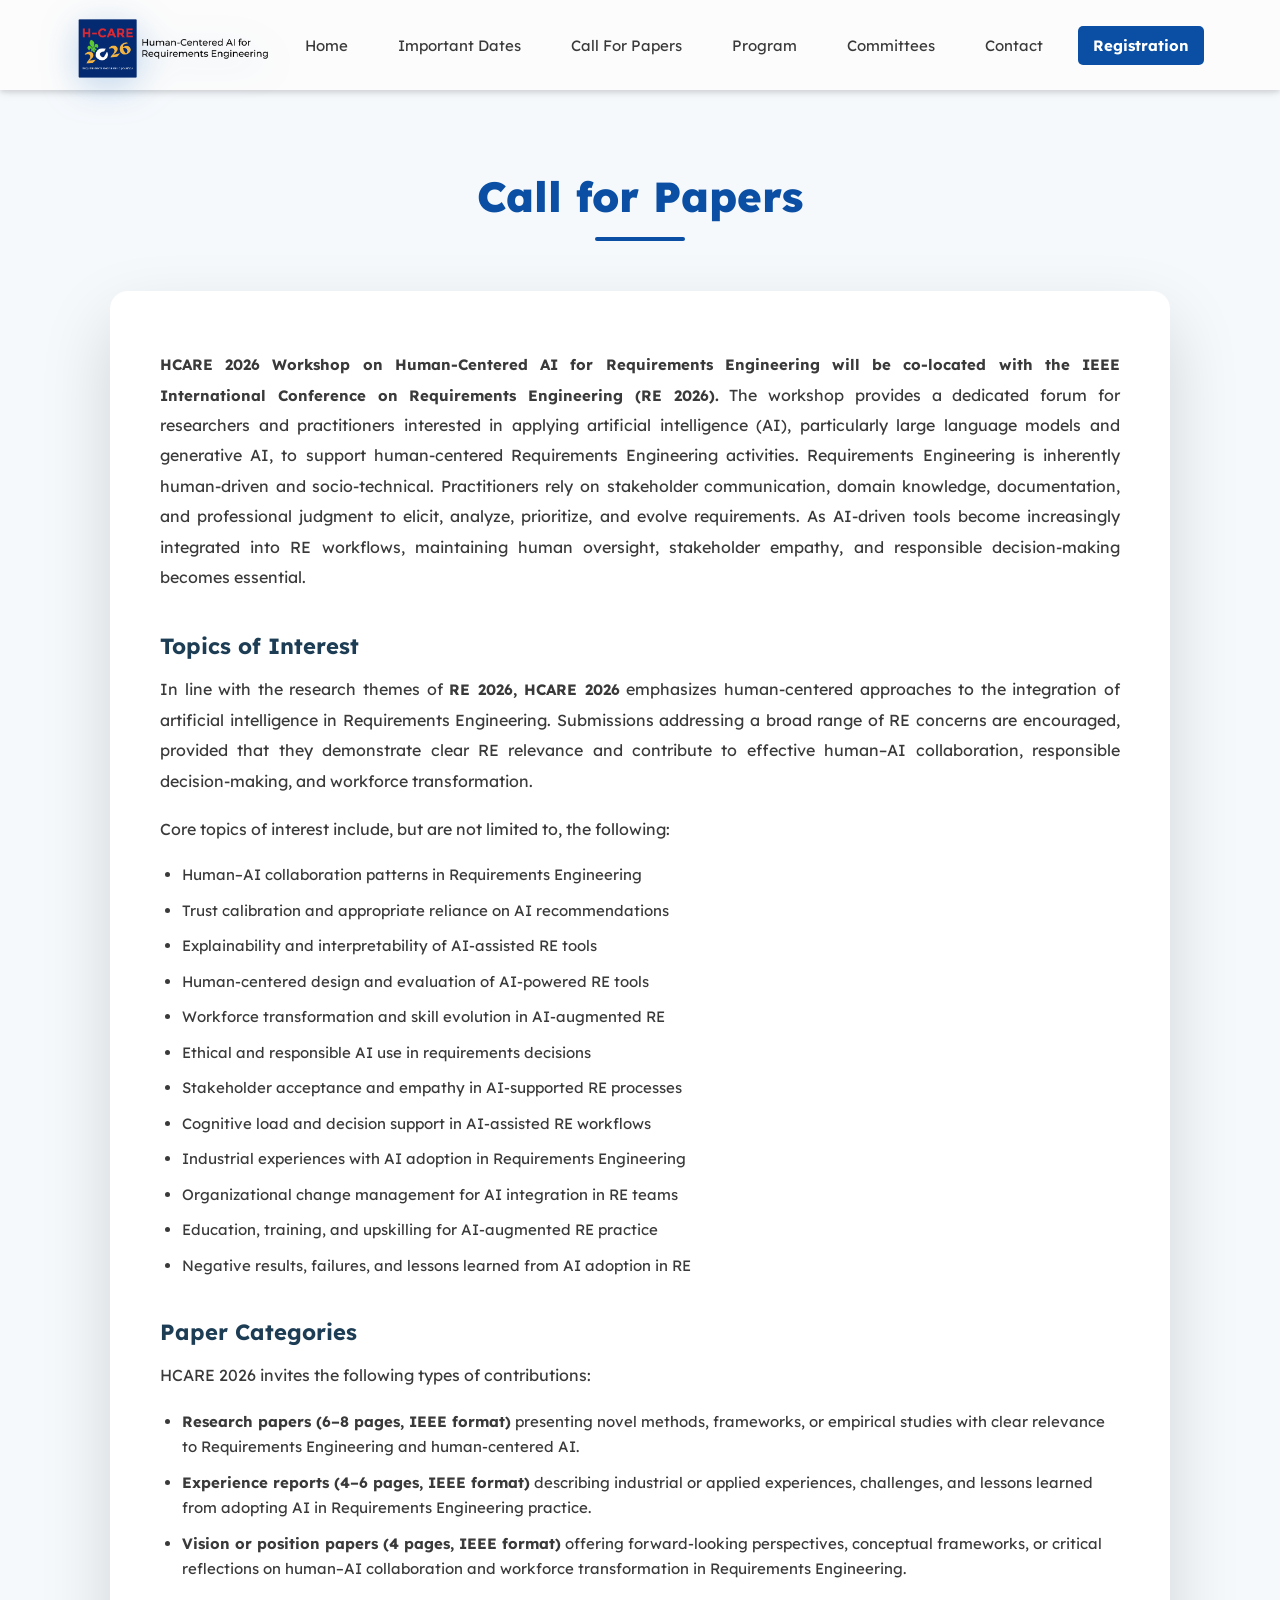
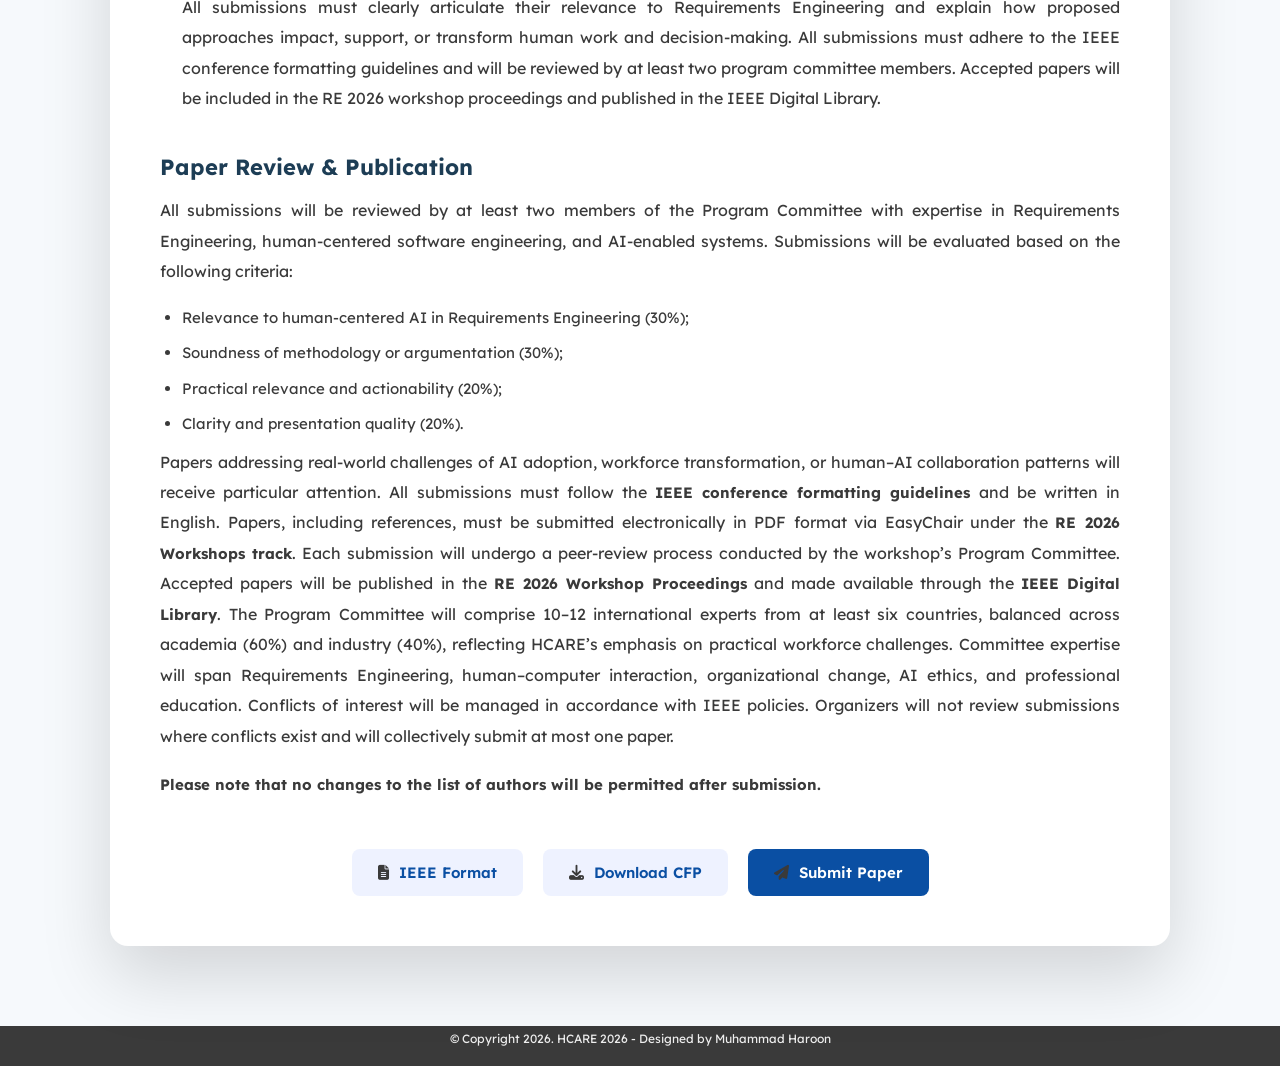
<file: Call_For_Paper.html>
<!DOCTYPE html>
<html lang="en">
<head>
  <meta charset="UTF-8">
  <meta name="viewport" content="width=device-width, initial-scale=1.0">
  <title>HCARE 2026</title>
  <link rel="stylesheet" href="style.css">
  <link rel="preconnect" href="https://fonts.googleapis.com">
  <link rel="preconnect" href="https://fonts.gstatic.com" crossorigin>
  <link href="https://fonts.googleapis.com/css2?family=Lexend:wght@100..900&family=Open+Sans:ital,wght@0,300..800;1,300..800&display=swap" rel="stylesheet">
  <link href='https://unpkg.com/boxicons@2.1.4/css/boxicons.min.css' rel='stylesheet'>
  <link rel="icon" href="images/tac-icon-blue-transparent.png" type="image/icon type">
  <link rel="stylesheet" href="https://cdnjs.cloudflare.com/ajax/libs/font-awesome/6.5.0/css/all.min.css">

  <script src="scripts.js" defer></script>


<style>

/* ===== RESET ===== */
*{
    margin:0;
    padding:0;
    box-sizing:border-box;
    font-family:'Lexend', sans-serif;
}

body{
    background:#f6f9fc;
    color:#333;
}

/* ===== HEADER FIX ===== */
#header {
    height: 90px;
    width: 100%;
}
.header {
    position: fixed;
    top: 0;
    left: 0;
    width: 100%;
    height: 90px;
    z-index: 9999;
    background: #fcfcfc;
}

/* ===== MAIN ===== */
main {
    width: 100%;
    display: flex;
    justify-content: center;
    padding-top: 40px;
}

/* ===== PAGE WRAPPER ===== */
.cfp-wrapper{
    width:100%;
    max-width:1100px;
    padding:40px 20px 80px;
}

/* ===== TITLE ===== */
.page-title{
    text-align:center;
    margin-bottom:50px;
}

.page-title h1{
    font-size:42px;
    font-weight:800;
    color:#0a4fa3;
}

.page-title h1::after{
    content:"";
    display:block;
    width:90px;
    height:4px;
    background:#0a4fa3;
    margin:14px auto 0;
    border-radius:4px;
}

/* ===== CARD ===== */
.cfp-card{
    background:#ffffff;
    border-radius:18px;
    padding:50px;
    box-shadow:0 30px 70px rgba(0,0,0,0.15);
}

.cfp-card p{
    font-size:16px;
    line-height:1.9;
    margin-bottom:18px;
    text-align:justify;
}

/* ===== SUBHEADINGS ===== */
.cfp-subtitle{
    margin-top:40px;
    margin-bottom:14px;
    font-size:22px;
    font-weight:700;
    color:#1d3d55;
}

/* ===== LIST ===== */
.cfp-list{
    margin-left:22px;
}

.cfp-list li{
    margin-bottom:10px;
    line-height:1.7;
}

/* ===== BUTTONS ===== */
.cfp-actions{
    margin-top:50px;
    display:flex;
    justify-content:center;
    gap:20px;
    flex-wrap:wrap;
}

.cfp-btn{
    padding:14px 26px;
    font-size:15px;
    font-weight:600;
    border-radius:8px;
    text-decoration:none;
    display:inline-flex;
    align-items:center;
    gap:10px;
    transition:all 0.3s ease;
}

.cfp-btn.primary{
    background:#0a4fa3;
    color:#fff;
}

.cfp-btn.primary:hover{
    background:#083b7a;
    transform:translateY(-2px);
}

.cfp-btn.secondary{
    background:#eef2ff;
    color:#0a4fa3;
}

.cfp-btn.secondary:hover{
    background:#dbe4ff;
    transform:translateY(-2px);
}

</style>
</head>

<body>

<div id="header" class="header"></div>

<main>
  <div class="cfp-wrapper">

    <div class="page-title">
      <h1>Call for Papers</h1>
    </div>

    <div class="cfp-card" id="cfpCard">

 <p>
  <strong>HCARE 2026 Workshop on Human-Centered AI for Requirements Engineering will be co-located with the IEEE International Conference on Requirements Engineering (RE 2026).</strong>
  The workshop provides a dedicated forum for researchers and practitioners interested in applying artificial intelligence (AI), particularly large language models and generative AI, to support human-centered Requirements Engineering activities.
  Requirements Engineering is inherently human-driven and socio-technical. Practitioners rely on stakeholder communication, domain knowledge, documentation, and professional judgment to elicit, analyze, prioritize, and evolve requirements. As AI-driven tools become increasingly integrated into RE workflows, maintaining human oversight, stakeholder empathy, and responsible decision-making becomes essential.
</p>

        <h3 class="cfp-subtitle">Topics of Interest</h3>

<p>
In line with the research themes of <strong>RE 2026, HCARE 2026</strong> emphasizes human-centered approaches to the integration of artificial intelligence in Requirements Engineering. Submissions addressing a broad range of RE concerns are encouraged, provided that they demonstrate clear RE relevance and contribute to effective human–AI collaboration, responsible decision-making, and workforce transformation.
</p>

<p>
Core topics of interest include, but are not limited to, the following:
</p>

<ul class="cfp-list">
  <li>Human–AI collaboration patterns in Requirements Engineering</li>
  <li>Trust calibration and appropriate reliance on AI recommendations</li>
  <li>Explainability and interpretability of AI-assisted RE tools</li>
  <li>Human-centered design and evaluation of AI-powered RE tools</li>
  <li>Workforce transformation and skill evolution in AI-augmented RE</li>
  <li>Ethical and responsible AI use in requirements decisions</li>
  <li>Stakeholder acceptance and empathy in AI-supported RE processes</li>
  <li>Cognitive load and decision support in AI-assisted RE workflows</li>
  <li>Industrial experiences with AI adoption in Requirements Engineering</li>
  <li>Organizational change management for AI integration in RE teams</li>
  <li>Education, training, and upskilling for AI-augmented RE practice</li>
  <li>Negative results, failures, and lessons learned from AI adoption in RE</li>
</ul>
<h3 class="cfp-subtitle">Paper Categories</h3>

<p>HCARE 2026 invites the following types of contributions:</p>

<ul class="cfp-list">
  <li>
    <strong>Research papers (6–8 pages, IEEE format)</strong>
    presenting novel methods, frameworks, or empirical studies with clear relevance to Requirements Engineering and human-centered AI.
  </li>

  <li>
    <strong>Experience reports (4–6 pages, IEEE format)</strong>
    describing industrial or applied experiences, challenges, and lessons learned from adopting AI in Requirements Engineering practice.
  </li>

  <li>
    <strong>Vision or position papers (4 pages, IEEE format)</strong>
    offering forward-looking perspectives, conceptual frameworks, or critical reflections on human–AI collaboration and workforce transformation in Requirements Engineering.
  </li>

  <p>
    All submissions must clearly articulate their relevance to Requirements Engineering and explain how proposed approaches impact, support, or transform human work and decision-making. All submissions must adhere to the IEEE conference formatting guidelines and will be reviewed by at least two program committee members. Accepted papers will be included in the RE 2026 workshop proceedings and published in the IEEE Digital Library.
  </p>
</ul>

<h3 class="cfp-subtitle">Paper Review & Publication</h3>

<p>
All submissions will be reviewed by at least two members of the Program Committee with expertise in Requirements Engineering, human-centered software engineering, and AI-enabled systems. Submissions will be evaluated based on the following criteria:
</p>

<ul class="cfp-list">
  <li>Relevance to human-centered AI in Requirements Engineering (30%);</li>
  <li>Soundness of methodology or argumentation (30%);</li>
  <li>Practical relevance and actionability (20%);</li>
  <li>Clarity and presentation quality (20%).</li>
</ul>

<p>
Papers addressing real-world challenges of AI adoption, workforce transformation, or human–AI collaboration patterns will receive particular attention. All submissions must follow the <strong>IEEE conference formatting guidelines</strong> and be written in English. Papers, including references, must be submitted electronically in PDF format via EasyChair under the <strong>RE 2026 Workshops track</strong>. Each submission will undergo a peer-review process conducted by the workshop’s Program Committee. Accepted papers will be published in the <strong>RE 2026 Workshop Proceedings</strong> and made available through the <strong>IEEE Digital Library</strong>.
The Program Committee will comprise 10–12 international experts from at least six countries, balanced across academia (60%) and industry (40%), reflecting HCARE’s emphasis on practical workforce challenges. Committee expertise will span Requirements Engineering, human–computer interaction, organizational change, AI ethics, and professional education. Conflicts of interest will be managed in accordance with IEEE policies. Organizers will not review submissions where conflicts exist and will collectively submit at most one paper.
</p>
<p>
<strong>Please note that no changes to the list of authors will be permitted after submission.</strong>
</p>
<div class="cfp-actions">
  <a href="https://conf.researchr.org/track/RE-2026/RE-2026-workshops#Formatting-Instructions"
     target="_blank" class="cfp-btn secondary">
    <i class="fa-solid fa-file-lines"></i> IEEE Format
  </a>

            <!-- DOWNLOAD CFP -->
  <a href="CFP/CFP_Workshopjpeg.jpeg" class="cfp-btn secondary" download>
    <i class="fa-solid fa-download"></i> Download CFP
  </a>


  <a href="https://easychair.org/conferences/?conf=hcare2026" class="cfp-btn primary">
    <i class="fa-solid fa-paper-plane"></i> Submit Paper
  </a>
</div>


    </div>

  </div>
</main>

<div id="footer"></div>

<script>
const card = document.getElementById("cfpCard");
new IntersectionObserver(entries=>{
  if(entries[0].isIntersecting){
    card.classList.add("visible");
  }
},{threshold:0.3}).observe(card);
</script>

</body>
</html>
</file>
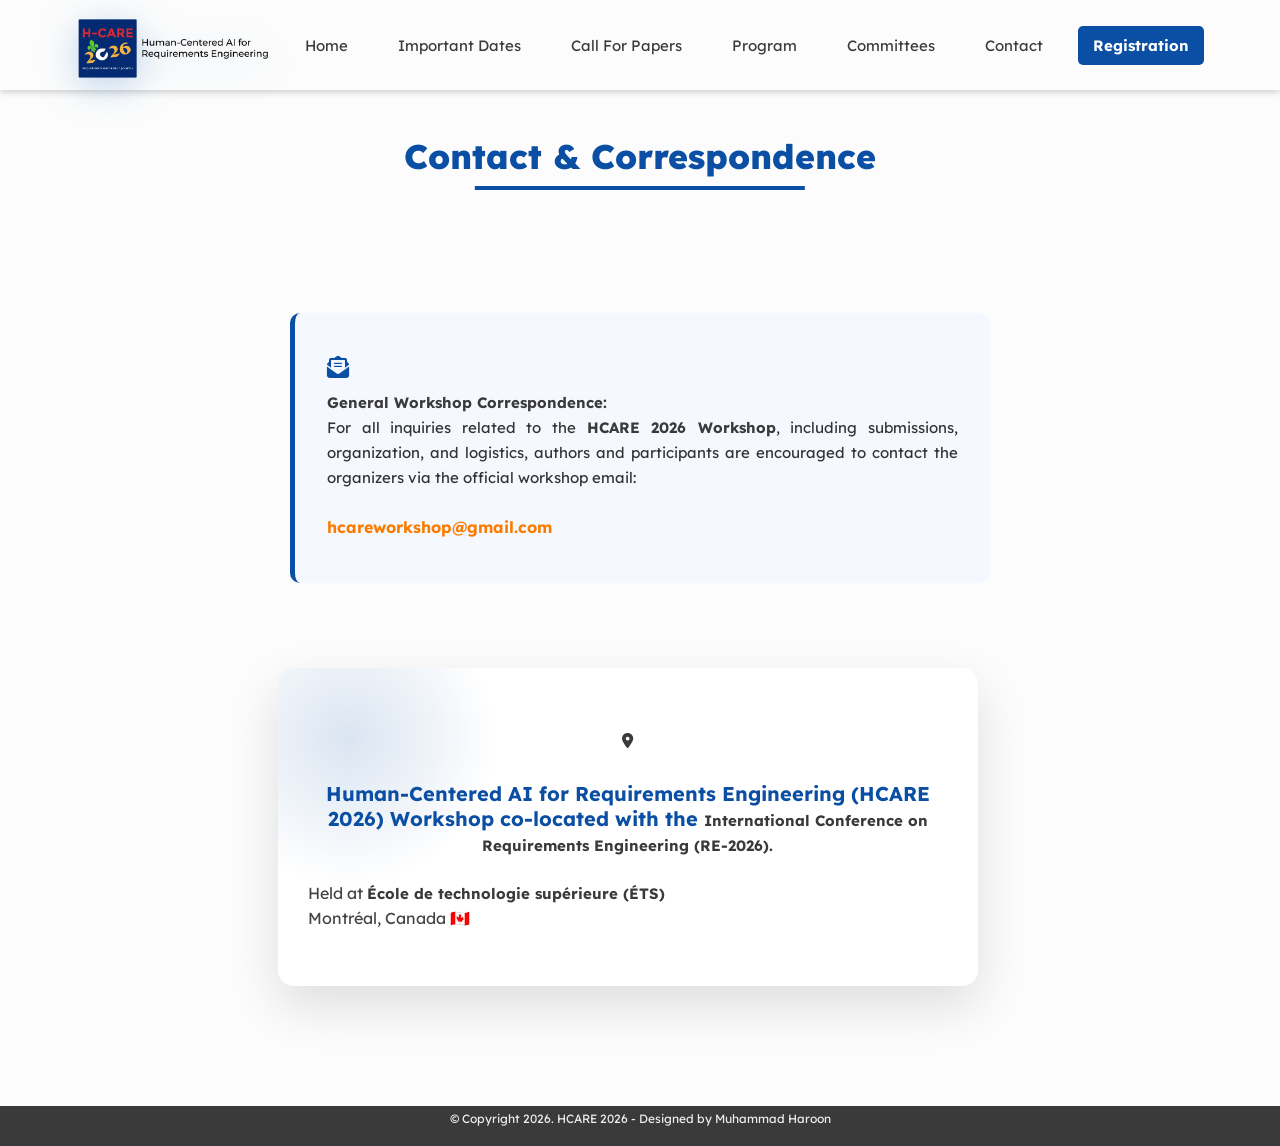
<file: Contact.html>
<!DOCTYPE html>
<html lang="en">
<head>
  <meta charset="UTF-8">
  <meta name="viewport" content="width=device-width, initial-scale=1.0">
  <title>HCARE 2026</title>
  <link rel="stylesheet" href="style.css">
  <link rel="preconnect" href="https://fonts.googleapis.com">
  <link rel="preconnect" href="https://fonts.gstatic.com" crossorigin>
  <link href="https://fonts.googleapis.com/css2?family=Lexend:wght@100..900&family=Open+Sans:ital,wght@0,300..800;1,300..800&display=swap" rel="stylesheet">
  <link href='https://unpkg.com/boxicons@2.1.4/css/boxicons.min.css' rel='stylesheet'>
  <link rel="icon" href="images/tac-icon-blue-transparent.png" type="image/icon type">
  <link rel="stylesheet" href="https://cdnjs.cloudflare.com/ajax/libs/font-awesome/6.5.0/css/all.min.css">

  <script src="scripts.js" defer></script>

  <style>

/* ===== PAGE BASE ===== */
#header {
    height: 90px;       /* EXACT navbar height */
    width: 100%;
}
.header {
    position: fixed;
    top: 0;
    left: 0;
    width: 100%;
    height: 90px;
    z-index: 9999;
    background: #fcfcfc;
}
/* ===== HEADING ===== */
.section-title{
  text-align:center;
  margin-bottom:50px;
  position:relative;
}

.section-title h2{
  font-size:34px;
  color:#0a4fa3;
  display:inline-block;
  position:relative;
}

.section-title h2::after{
  content:"";
  position:absolute;
  width:70%;
  height:4px;
  background:#0a4fa3;
  left:50%;
  bottom:-12px;
  transform:translateX(-50%);
  animation:slide 1.2s ease;
}

@keyframes slide{
  from{width:0;}
  to{width:70%;}
}

/* ===== GRID ===== */
.team-container{
  max-width:1200px;
  margin:auto;
}

.row{
  display:flex;
  flex-wrap:wrap;
  justify-content:center;
  gap:25px;
}

/* ===== CARD ===== */
.our-team{
  width:260px;
  background:#ffffff;
  padding:30px 20px 50px;
  border-radius:14px;
  text-align:center;
  position:relative;
  overflow:hidden;
  box-shadow:0 10px 25px rgba(0,0,0,0.08);
  transition:transform 0.35s ease;
}

.our-team:hover{
  transform:translateY(-8px);
}

/* ===== IMAGE ===== */
.picture{
  width:120px;
  height:120px;
  margin:0 auto 15px;
  position:relative;
}

.picture::before{
  content:"";
  position:absolute;
  inset:0;
  background:#0a4fa3;
  border-radius:50%;
  transform:scale(0);
  transition:0.4s ease;
}

.our-team:hover .picture::before{
  transform:scale(1);
}

.picture img{
  width:100%;
  height:100%;
  border-radius:50%;
  object-fit:cover;
  position:relative;
  z-index:2;
  transition:0.4s ease;
}

.our-team:hover img{
  transform:scale(0.75);
  box-shadow:0 0 0 10px #fff;
}

/* ===== TEXT ===== */
.name{
  font-size:17px;
  font-weight:700;
  color:#0a4fa3;
  margin-top:8px;
}

.title{
  font-size:14px;
  color:#555;
  margin-bottom:10px;
}

/* ===== ROLE BADGES ===== */
.roles{
  display:flex;
  flex-wrap:wrap;
  gap:6px;
  justify-content:center;
}

.role-badge{
  font-size:11px;
  padding:4px 10px;
  background:#eef2ff;
  color:#0a4fa3;
  border-radius:999px;
  font-weight:600;
}

/* ===== ICON BAR ===== */
.social{
  position:absolute;
  bottom:-60px;
  left:0;
  width:100%;
  background:#0a4fa3;
  padding:10px 0;
  transition:0.4s ease;
}

.our-team:hover .social{
  bottom:0;
}

.social li{
  display:inline-block;
  margin:0 8px;
}

.social li a{
  color:#fff;
  font-size:18px;
  transition:0.3s;
}

.social li a:hover{
  color:#ffd700;
}

/* ===== WORKSHOP CONTACT BOX ===== */
.workshop-contact{
  max-width:700px;
  margin:60px auto 0;
  padding:28px 32px;
  background:#f5f8ff;
  border-left:5px solid #0a4fa3;
  border-radius:10px;
  text-align:center;
}

.workshop-text{
  font-size:15px;
  line-height:1.8;
  color:#333;
}

.workshop-text i{
  color:#0a4fa3;
  font-size:22px;
  margin-bottom:12px;
  display:block;
}

.workshop-email{
  font-weight:700;
  color:#0a4fa3;
  text-decoration:none;
  font-size:16px;
}

.workshop-email:hover{
  text-decoration:underline;
}

/* ===== SOFT FADE-IN ANIMATION ===== */
.fade-in{
  opacity:0;
  transform:translateY(20px);
  animation:fadeUp 0.9s ease forwards;
  animation-delay:0.4s;
}

@keyframes fadeUp{
  to{
    opacity:1;
    transform:translateY(0);
  }
}

@media only screen and (max-width: 1024px) {

    header {
        position: fixed;
    }

    nav {
        width: 100%;
    }

    .box-icon {
        display: flex;
        position: fixed;
        top: 22px;
        right: 20px;
        z-index: 11000;
        cursor: pointer;
    }

    nav ul {
        position: fixed;
        top: 90px;
        left: 0;
        width: 100%;
        height: calc(100vh - 90px);
        background-color: #ffffff;

        display: none;
        flex-direction: column;
        align-items: stretch;

        padding: 10px 0;
        overflow-y: auto;

        box-shadow: 0 10px 25px rgba(0,0,0,.2);
        z-index: 10000;
    }

    nav ul.showmenu {
        display: flex;
    }

    nav ul li {
        margin: 0;
    }

    nav ul li a {
        padding: 14px 22px;
        font-size: 16px;
        width: 100%;
    }

    nav ul li a.link-btn {
        margin: 12px 20px;
        text-align: center;
    }

    /* MOBILE DROPDOWN */
    nav ul li ul.dropdown {
        position: static;
        display: none;
        width: 100%;
        background: #f6f7fb;
        box-shadow: none;
    }

    nav ul li.open ul.dropdown {
        display: block;
    }
}

.text-page {
  width: 80%;
  margin: 20px auto;
  padding-bottom: 20px; /* 👈 pushes footer down */
}

/* ===== LOCATION SECTION ===== */
.event-location{
  max-width:700px;
  margin:60px auto 80px;
  padding:40px 30px;
  background:#ffffff;
  border-radius:16px;
  text-align:center;
  box-shadow:0 20px 50px rgba(0,0,0,0.12);
  position:relative;
  overflow:hidden;
}

/* Soft glowing background animation */
.event-location::before{
  content:"";
  position:absolute;
  width:300px;
  height:300px;
  background:radial-gradient(circle, rgba(10,79,163,0.15), transparent 70%);
  top:-80px;
  left:-80px;
  animation:floatGlow 6s ease-in-out infinite;
}

@keyframes floatGlow{
  0%{ transform:translateY(0); }
  50%{ transform:translateY(15px); }
  100%{ transform:translateY(0); }
}

.location-icon{
  font-size:38px;
  color:#e63946;
  margin-bottom:15px;
  animation:bouncePin 2s infinite;
}

@keyframes bouncePin{
  0%,100%{ transform:translateY(0); }
  50%{ transform:translateY(-6px); }
}

.location-title{
  font-size:20px;
  font-weight:700;
  color:#0a4fa3;
  margin-bottom:12px;
}

.location-text{
  font-size:16px;
  line-height:1.8;
  color:#444;
}

.event-location:hover{
  transform:translateY(-5px);
  transition:0.4s ease;
}


</style>

</head>
<body>

  <!-- Header is included here by JS - check scripts.js  -->
  <div id="header" class="header"></div>

  <main>
    <section class="text-page">
      <!-- ===== HEADING ===== -->

<div class="section-title">
  <h2>Contact & Correspondence</h2>
</div>

<!-- ===== TEAM ===== -->
      
<div class="team-container">
  <div class="row">

    <!-- 
    <div class="our-team">
      <div class="picture">
        <img src="images/KhubaibAmjad.jpeg">
      </div>
      <h3 class="name">Khubaib Amjad Alam</h3>
      <ul class="social">
        <li><a href="https://aau.ac.ae/en/staff/khubaib-Alam"><i class="fa-solid fa-building-columns"></i></a></li>
        <li><a href="mailto:khubaib.alam@aau.ac.ae "><i class="fa-solid fa-envelope"></i></a></li>
      </ul>
    </div>
-->
        <!-- 2 
    <div class="our-team">
      <div class="picture">
        <img src="images/ImenBenzarti.jpeg">
      </div>
      <h3 class="name">Imen Benzarti</h3>

      <ul class="social">
        <li><a href="https://www.etsmtl.ca/etudier-a-lets/corps-enseignant/imbenzarti"><i class="fa-solid fa-building-columns"></i></a></li>
      </ul>
    </div>
-->
    <!-- 3 
    <div class="our-team">
      <div class="picture">
        <img src="images/MuhammadHaroon.jpeg">
      </div>
      <h3 class="name">Muhammad Haroon</h3>
      <ul class="social">
        <li><a href="mailto:i229812@nu.edu.pk "><i class="fa-solid fa-envelope"></i></a></li>
      </ul>
      </ul>
    </div>
 -->
   <!-- ===== WORKSHOP CONTACT ===== -->
<div class="workshop-contact fade-in">
  <p class="workshop-text">
    <i class="fa-solid fa-envelope-open-text"></i>
    <strong>General Workshop Correspondence:</strong><br>
    For all inquiries related to the <strong>HCARE 2026 Workshop</strong>, including submissions,
    organization, and logistics, authors and participants are encouraged to contact the organizers
    via the official workshop email:
    <br><br>
    <a href="mailto:hcareworkshop@gmail.com" class="workshop-email">
      hcareworkshop@gmail.com
    </a>
  </p>
</div>

<!-- ===== LOCATION SECTION ===== -->
<div class="event-location fade-in">
  <div class="location-icon">
    <i class="fa-solid fa-location-dot"></i>
  </div>

  <h3 class="location-title">
    Human-Centered AI for Requirements Engineering (HCARE 2026) Workshop co-located with the <strong>International Conference on Requirements Engineering (RE-2026).
  </h3>

  <p class="location-text">
    Held at <strong>École de technologie supérieure (ÉTS)</strong><br>
    Montréal, Canada 🇨🇦
  </p>
</div>



    </section>
  </main>

  <!-- Footer is included here by JS - check scripts.js  -->
  <div id="footer"></div>

</body>
</html>
</file>
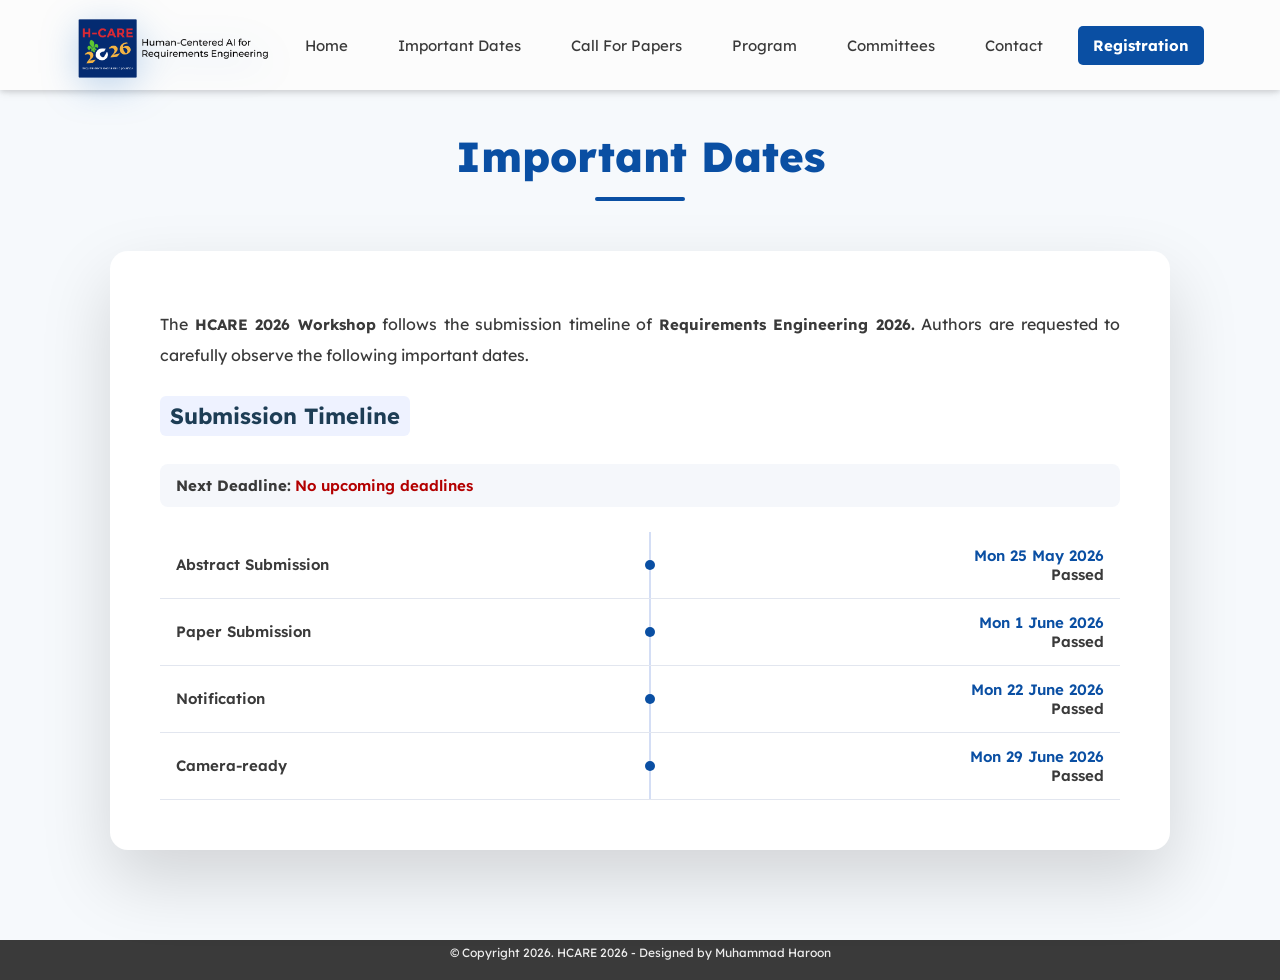
<file: dates.html>
<!DOCTYPE html>
<html lang="en">
<head>
  <meta charset="UTF-8">
  <meta name="viewport" content="width=device-width, initial-scale=1.0">
  <title>HCARE 2026</title>
  <link rel="stylesheet" href="style.css">
  <link rel="preconnect" href="https://fonts.googleapis.com">
  <link rel="preconnect" href="https://fonts.gstatic.com" crossorigin>
  <link href="https://fonts.googleapis.com/css2?family=Lexend:wght@100..900&family=Open+Sans:ital,wght@0,300..800;1,300..800&display=swap" rel="stylesheet">
  <link href='https://unpkg.com/boxicons@2.1.4/css/boxicons.min.css' rel='stylesheet'>
  <link rel="icon" href="images/tac-icon-blue-transparent.png" type="image/icon type">
  <link rel="stylesheet" href="https://cdnjs.cloudflare.com/ajax/libs/font-awesome/6.5.0/css/all.min.css">

  <script src="scripts.js" defer></script>

<style>
/* ================= BASE ================= */

.text-page {
  width: 80%;
  margin: 20px auto;
  padding-bottom: 20px; /* 👈 pushes footer down */
}

*{
  margin:0;
  padding:0;
  box-sizing:border-box;
  font-family:'Lexend', sans-serif;
}

body{
  background:#f6f9fc;
  color:#333;
}

/* Header spacer (DO NOT REMOVE) */
#header{
  height:90px;
}
.header {
    position: fixed;
    top: 0;
    left: 0;
    width: 100%;
    height: 90px;
    z-index: 9999;
    background: #fcfcfc;
}

/* ================= MAIN ================= */
main{
  width:100%;
  display:flex;
  justify-content:center;
}

/* ================= WRAPPER ================= */
.page-wrapper{
  width:100%;
  max-width:1100px;
  padding:40px 20px 90px;
}

/* ================= TITLE ================= */
.page-title{
  text-align:center;
  margin-bottom:50px;
}

.page-title h1{
  font-size:42px;
  font-weight:800;
  color:#0a4fa3;
}

.page-title h1::after{
  content:"";
  display:block;
  width:90px;
  height:4px;
  background:#0a4fa3;
  margin:14px auto 0;
  border-radius:4px;
}

/* ================= CARD ================= */
.submission-card{
  background:#fff;
  border-radius:18px;
  padding:50px;
  box-shadow:0 30px 70px rgba(0,0,0,0.15);

  opacity:0;
  transform:translateY(40px);
  transition:all .8s ease;
}

.submission-card.visible{
  opacity:1;
  transform:translateY(0);
}

.submission-card p{
  font-size:16px;
  line-height:1.9;
  margin-bottom:18px;
  text-align:justify;
}

/* ================= HEADER ROW ================= */
.card-header{
  display:flex;
  justify-content:space-between;
  align-items:center;
  margin-bottom:20px;
}

.card-header h3{
  font-size:22px;
  font-weight:700;
  color:#1d3d55;
}

#darkModeToggle{
  border:none;
  background:#eef2ff;
  padding:6px 10px;
  border-radius:6px;
  cursor:pointer;
}

/* ================= COUNTDOWN ================= */
.global-countdown{
  background:#f5f7fb;
  padding:12px 16px;
  border-radius:8px;
  margin-bottom:25px;
  font-size:14px;
}

.global-countdown span{
  color:#b30000;
  font-weight:600;
}

/* ================= TABLE ================= */
.styled-table{
  width:100%;
  border-collapse:collapse;
}

.styled-table th,
.styled-table td{
  padding:14px 16px;
  border-bottom:1px solid #e2e6ef;
}

.styled-table th{
  text-align:left;
  font-weight:600;
}

.styled-table td{
  position:relative;
  padding-left:45px;
  text-align:right;
  color:#0a4fa3;
  font-weight:600;
}

/* ================= TIMELINE ================= */
.timeline-dot{
  width:10px;
  height:10px;
  background:#0a4fa3;
  border-radius:50%;
  position:absolute;
  left:18px;
  top:50%;
  transform:translateY(-50%);
}

.timeline-line{
  position:absolute;
  left:22px;
  top:0;
  bottom:0;
  width:2px;
  background:#d4def5;
}

/* ================= ROW ANIMATION ================= */
.styled-table tr{
  opacity:0;
  transform:translateX(-20px);
  transition:.4s ease;
}

.styled-table tr.visible{
  opacity:1;
  transform:translateX(0);
}

/* ================= DARK MODE ================= */
body.dark{
  background:#121212;
  color:#eaeaea;
}

body.dark .submission-card{
  background:#1e1e1e;
}

body.dark .global-countdown{
  background:#252525;
}

@media only screen and (max-width: 1024px) {

    header {
        position: fixed;
    }

    nav {
        width: 100%;
    }

    .box-icon {
        display: flex;
        position: fixed;
        top: 22px;
        right: 20px;
        z-index: 11000;
        cursor: pointer;
    }

    nav ul {
        position: fixed;
        top: 90px;
        left: 0;
        width: 100%;
        height: calc(100vh - 90px);
        background-color: #ffffff;

        display: none;
        flex-direction: column;
        align-items: stretch;

        padding: 10px 0;
        overflow-y: auto;

        box-shadow: 0 10px 25px rgba(0,0,0,.2);
        z-index: 10000;
    }

    nav ul.showmenu {
        display: flex;
    }

    nav ul li {
        margin: 0;
    }

    nav ul li a {
        padding: 14px 22px;
        font-size: 16px;
        width: 100%;
    }

    nav ul li a.link-btn {
        margin: 12px 20px;
        text-align: center;
    }

    /* MOBILE DROPDOWN */
    nav ul li ul.dropdown {
        position: static;
        display: none;
        width: 100%;
        background: #f6f7fb;
        box-shadow: none;
    }

    nav ul li.open ul.dropdown {
        display: block;
    }
}

</style>
</head>

<body>

<div id="header" class="header"></div>

<main>
  <div class="page-wrapper">

    <div class="page-title">
      <h1>Important Dates</h1>
    </div>

    <div class="submission-card" id="datesCard">

      <p>
        The <strong>HCARE 2026 Workshop</strong> follows the submission timeline of <strong>Requirements Engineering 2026.</strong>
        Authors are requested to carefully observe the following important dates.
      </p>

      <div class="card-header">
        <h3 id="darkModeToggle">Submission Timeline</h3>
      </div>

      <div class="global-countdown">
        <strong>Next Deadline:</strong>
        <span id="globalCountdown">Loading…</span>
      </div>

      <table class="styled-table">
        <tbody>

          <tr data-deadline="2026-05-25T23:59:59">
            <th>Abstract Submission</th>
            <td>
              <span class="timeline-line"></span>
              <span class="timeline-dot"></span>
              Mon 25 May 2026
              <div class="countdown"></div>
            </td>
          </tr>

          <tr data-deadline="2026-06-01T23:59:59">
            <th>Paper Submission</th>
            <td>
              <span class="timeline-line"></span>
              <span class="timeline-dot"></span>
              Mon 1 June 2026
              <div class="countdown"></div>
            </td>
          </tr>

          <tr data-deadline="2026-06-22T23:59:59">
            <th>Notification</th>
            <td>
              <span class="timeline-line"></span>
              <span class="timeline-dot"></span>
              Mon 22 June 2026
              <div class="countdown"></div>
            </td>
          </tr>

          <tr data-deadline="2026-07-02T23:59:59">
            <th>Camera-ready</th>
            <td>
              <span class="timeline-line"></span>
              <span class="timeline-dot"></span>
              Mon 29 June 2026
              <div class="countdown"></div>
            </td>
          </tr>

        </tbody>
      </table>

    </div>

  </div>
</main>

<div id="footer"></div>

<script>
/* Fade-in */
const card=document.getElementById("datesCard");
new IntersectionObserver(e=>{
  if(e[0].isIntersecting) card.classList.add("visible");
},{threshold:.3}).observe(card);

/* Row animation */
document.querySelectorAll(".styled-table tr").forEach((row,i)=>{
  setTimeout(()=>row.classList.add("visible"),200*i);
});

/* Dark mode */
document.getElementById("darkModeToggle").onclick=()=>{
  document.body.classList.toggle("dark");
};

document.addEventListener("DOMContentLoaded", () => {

  /* ================= DARK MODE ================= */
  const toggle = document.getElementById("darkModeToggle");

  if (toggle) {
    if (localStorage.theme === "dark") {
      document.body.classList.add("dark");
    }

    toggle.onclick = () => {
      document.body.classList.toggle("dark");
      localStorage.theme = document.body.classList.contains("dark")
        ? "dark"
        : "light";
    };
  }

  /* ================= MAIN CARD ANIMATION ================= */
  const card = document.querySelector(".submission-card");
  if (!card) return; // safety

  const rows = card.querySelectorAll(".styled-table tr");
  const dots = card.querySelectorAll(".timeline-dot");

  new IntersectionObserver(entries => {
    if (entries[0].isIntersecting) {
      card.classList.add("visible");

      rows.forEach((row, i) => {
        setTimeout(() => {
          row.classList.add("visible");
          if (dots[i]) {
            dots[i].style.transform = "translateY(-50%) scale(1)";
          }
        }, i * 120);
      });
    }
  }, { threshold: 0.3 }).observe(card);

  /* ================= PER-ROW COUNTDOWNS ================= */
  let nextRow = null;
  let nextDeadline = null;

  rows.forEach(row => {
    const deadlineStr = row.dataset.deadline;
    if (!deadlineStr) return;

    const deadline = new Date(deadlineStr);
    const cd = row.querySelector(".countdown");
    if (!cd) return;

    if (deadline > new Date() && (!nextDeadline || deadline < nextDeadline)) {
      nextDeadline = deadline;
      nextRow = row;
    }

    const updateRowCountdown = () => {
      const diff = deadline - new Date();
      if (diff <= 0) {
        cd.textContent = "Passed";
        return;
      }
      const d = Math.floor(diff / (1000 * 60 * 60 * 24));
      const h = Math.floor((diff / (1000 * 60 * 60)) % 24);
      cd.textContent = `${d}d ${h}h remaining`;
    };

    updateRowCountdown();
    setInterval(updateRowCountdown, 60000);
  });

  if (nextRow) {
    nextRow.classList.add("next-upcoming");
  }

  /* ================= GLOBAL COUNTDOWN ================= */
  const globalEl = document.getElementById("globalCountdown");

  if (globalEl) {
    const updateGlobal = () => {
      if (!nextDeadline) {
        globalEl.textContent = "No upcoming deadlines";
        return;
      }

      const diff = nextDeadline - new Date();
      if (diff <= 0) {
        globalEl.textContent = "Deadline passed";
        return;
      }

      const d = Math.floor(diff / (1000 * 60 * 60 * 24));
      const h = Math.floor((diff / (1000 * 60 * 60)) % 24);
      const m = Math.floor((diff / (1000 * 60)) % 60);

      globalEl.textContent = `${d}D ${h}H ${m}M Remaining`;
    };

    updateGlobal();
    setInterval(updateGlobal, 60000);
  }

});

</script>

</body>
</html>
</file>
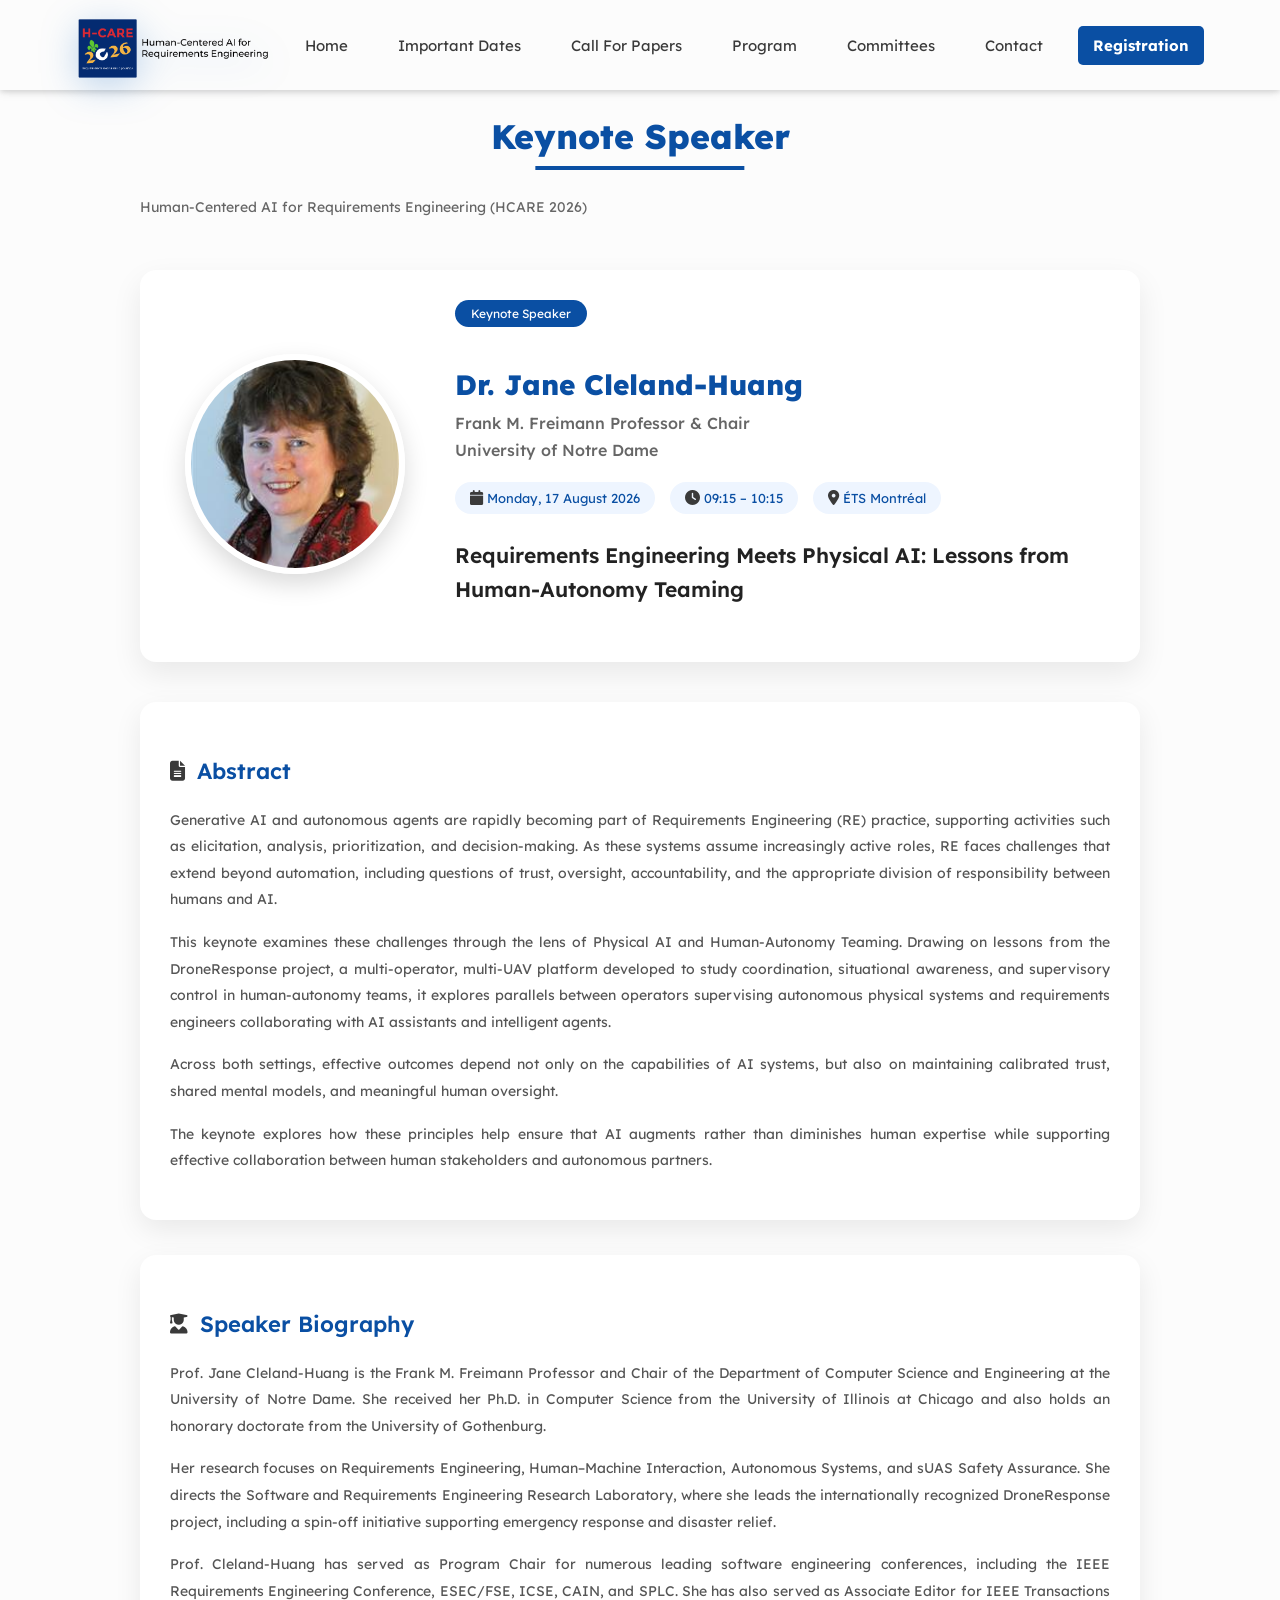
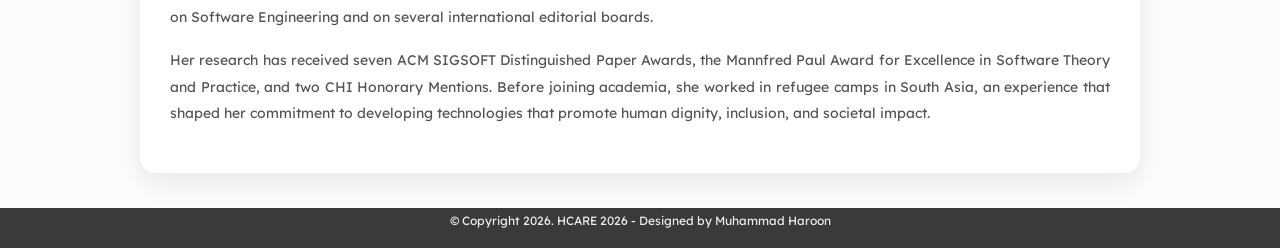
<file: Keynote_Speaker.html>
<!DOCTYPE html>
<html lang="en">
<head>
  <meta charset="UTF-8">
  <meta name="viewport" content="width=device-width, initial-scale=1.0">
  <title>HCARE 2026</title>
  <link rel="stylesheet" href="style.css">
  <link rel="preconnect" href="https://fonts.googleapis.com">
  <link rel="preconnect" href="https://fonts.gstatic.com" crossorigin>
  <link href="https://fonts.googleapis.com/css2?family=Lexend:wght@100..900&family=Open+Sans:ital,wght@0,300..800;1,300..800&display=swap" rel="stylesheet">
  <link href='https://unpkg.com/boxicons@2.1.4/css/boxicons.min.css' rel='stylesheet'>
  <link rel="icon" href="images/tac-icon-blue-transparent.png" type="image/icon type">
  <link rel="stylesheet" href="https://cdnjs.cloudflare.com/ajax/libs/font-awesome/6.5.0/css/all.min.css">

  <script src="scripts.js" defer></script>

  <style>

/* ===== PAGE BASE ===== */
#header {
    height: 90px;       /* EXACT navbar height */
    width: 100%;
}
.header {
    position: fixed;
    top: 0;
    left: 0;
    width: 100%;
    height: 90px;
    z-index: 9999;
    background: #fcfcfc;
}
/* ===== HEADING ===== */
.section-title{
  text-align:center;
  margin-bottom:50px;
  position:relative;
}

.section-title h2{
  font-size:34px;
  color:#0a4fa3;
  display:inline-block;
  position:relative;
}

.section-title h2::after{
  content:"";
  position:absolute;
  width:70%;
  height:4px;
  background:#0a4fa3;
  left:50%;
  bottom:-12px;
  transform:translateX(-50%);
  animation:slide 1.2s ease;
}

@keyframes slide{
  from{width:0;}
  to{width:70%;}
}

/* ===== GRID ===== */
.team-container{
  max-width:1200px;
  margin:auto;
}

.row{
  display:flex;
  flex-wrap:wrap;
  justify-content:center;
  align-items:center;
  min-height: 10vh;   /* 👈 keeps it visually centered */
  gap:25px;
}

/* ===== CARD ===== */
.our-team{
  width: 100%;
  max-width: 700px;      /* 👈 horizontal width */
  background:#ffffff;
  padding: 40px 30px;
  border-radius:14px;
  text-align:center;
  position:relative;
  overflow:hidden;
  box-shadow:0 10px 25px rgba(0,0,0,0.08);
  transition:transform 0.35s ease;
}

.our-team:hover{
  transform:translateY(-8px);
}

.our-team::before {
  content: "";
  position: absolute;
  top: 0;
  left: 50%;
  width: 80px;
  height: 4px;
  background: #0a4fa3;
  transform: translateX(-50%);
  border-radius: 2px;
}

/* ===== IMAGE ===== */
.picture{
  width:120px;
  height:120px;
  margin:0 auto 15px;
  position:relative;
}

.picture::before{
  content:"";
  position:absolute;
  inset:0;
  background:#0a4fa3;
  border-radius:50%;
  transform:scale(0);
  transition:0.4s ease;
}

.our-team:hover .picture::before{
  transform:scale(1);
}

.picture img{
  width:100%;
  height:100%;
  border-radius:50%;
  object-fit:cover;
  position:relative;
  z-index:2;
  transition:0.4s ease;
}

.our-team:hover img{
  transform:scale(0.75);
  box-shadow:0 0 0 10px #fff;
}

/* ===== TEXT ===== */
.name{
  font-size:17px;
  font-weight:700;
  color:#0a4fa3;
  margin-top:8px;
}

.title{
  font-size:14px;
  color:#555;
  margin-bottom:10px;
}

/* ===== ROLE BADGES ===== */
.roles{
  display:flex;
  flex-wrap:wrap;
  gap:6px;
  justify-content:center;
}

.role-badge{
  font-size:11px;
  padding:4px 10px;
  background:#eef2ff;
  color:#0a4fa3;
  border-radius:999px;
  font-weight:600;
}

/* ===== ICON BAR ===== */
.social{
  position:absolute;
  bottom:-60px;
  left:0;
  width:100%;
  background:#0a4fa3;
  padding:10px 0;
  transition:0.4s ease;
}

.our-team:hover .social{
  bottom:0;
}

.social li{
  display:inline-block;
  margin:0 8px;
}

.social li a{
  color:#fff;
  font-size:18px;
  transition:0.3s;
}

.social li a:hover{
  color:#ffd700;
}


/*======================================*/
/* Speaker Card */
/*======================================*/

.speaker-card{

max-width:1000px;
margin:0 auto 40px;

display:flex;

align-items:center;

gap:35px;

background:#fff;

padding:30px;

border-radius:16px;

box-shadow:0 12px 30px rgba(0,0,0,.08);

transition:.35s;

animation:fadeUp .8s;

}

.speaker-card:hover{

transform:translateY(-8px);

box-shadow:0 20px 45px rgba(0,0,0,.15);

}

.speaker-image{

flex:0 0 250px;

text-align:center;

}

.speaker-image img{

width:220px;

height:220px;

border-radius:50%;

object-fit:cover;

border:6px solid white;

box-shadow:0 10px 25px rgba(0,0,0,.15);

transition:.4s;

}

.speaker-image img:hover{

transform:scale(1.05);

}

.speaker-content{

flex:1;

}

.speaker-tag{

display:inline-block;

padding:6px 16px;

background:#0a4fa3;

color:white;

font-size:12px;

border-radius:40px;

margin-bottom:15px;

}

.speaker-content h2{

font-size:28px;

color:#0a4fa3;

margin-bottom:8px;

}

.speaker-content h4{

font-size:16px;

font-weight:500;

color:#666;

margin-bottom:18px;

line-height:1.7;

}

.speaker-meta{

display:flex;

gap:15px;

flex-wrap:wrap;

margin-bottom:22px;

}

.speaker-meta span{

background:#eef5ff;

padding:8px 15px;

border-radius:30px;

font-size:13px;

color:#0a4fa3;

}

.talk-title{

font-size:21px;

color:#222;

margin-bottom:18px;

line-height:1.6;

}

.speaker-content p{

font-size:14px;

line-height:1.9;

color:#555;

text-align:justify;

}

@keyframes fadeUp{

from{

opacity:0;

transform:translateY(35px);

}

to{

opacity:1;

transform:translateY(0);

}

}

@media(max-width:900px){

.speaker-card{

flex-direction:column;

text-align:center;

}

.speaker-meta{

justify-content:center;

}

}

/*=====================================*/
/* INFO CARD */
/*=====================================*/

.info-card{

max-width:1000px;

margin:0 auto 35px;

background:#fff;

padding:30px;

border-radius:16px;

box-shadow:0 10px 28px rgba(0,0,0,.08);

transition:.35s;

animation:fadeUp .9s;

}

.info-card:hover{

transform:translateY(-5px);

box-shadow:0 18px 40px rgba(0,0,0,.12);

}

.info-card h3{

display:flex;

align-items:center;

gap:12px;

color:#0a4fa3;

font-size:22px;

margin-bottom:22px;

}

.info-card h3 i{

font-size:20px;

}

.info-card p{

font-size:14px;

line-height:1.9;

text-align:justify;

margin-bottom:16px;

color:#555;

}




</style>

</head>
<body>

  <!-- Header is included here by JS - check scripts.js  -->
  <div id="header" class="header"></div>

  <main>

<section class="text-page">

    <!-- =========================== -->
    <!-- PAGE TITLE -->
    <!-- =========================== -->

    <div class="section-title">

        <h2>Keynote Speaker</h2>

        <p style="margin-top:12px;font-size:14px;color:#666;">
            Human-Centered AI for Requirements Engineering (HCARE 2026)
        </p>

    </div>


    <!-- =========================== -->
    <!-- SPEAKER CARD -->
    <!-- =========================== -->

    <div class="speaker-card">

        <div class="speaker-image">

            <img src="images/JaneHeadShot.jpg"
                 alt="Dr. Jane Cleland-Huang">

        </div>


        <div class="speaker-content">

            <span class="speaker-tag">
                Keynote Speaker
            </span>

            <h2>
                Dr. Jane Cleland-Huang
            </h2>

            <h4>
                Frank M. Freimann Professor & Chair
                <br>
                University of Notre Dame
            </h4>

            <div class="speaker-meta">

                <span>
                    <i class="fa-solid fa-calendar"></i>
                    Monday, 17 August 2026
                </span>

                <span>
                    <i class="fa-solid fa-clock"></i>
                    09:15 – 10:15
                </span>

                <span>
                    <i class="fa-solid fa-location-dot"></i>
                    ÉTS Montréal
                </span>

            </div>

            <h3 class="talk-title">
                Requirements Engineering Meets Physical AI:
                Lessons from Human-Autonomy Teaming
            </h3>

        </div>

    </div>



    <!-- =========================== -->
    <!-- ABSTRACT -->
    <!-- =========================== -->

    <div class="info-card">

        <h3>
            <i class="fa-solid fa-file-lines"></i>
            Abstract
        </h3>

        <p>

            Generative AI and autonomous agents are rapidly becoming part of
            Requirements Engineering (RE) practice, supporting activities such as
            elicitation, analysis, prioritization, and decision-making. As these
            systems assume increasingly active roles, RE faces challenges that
            extend beyond automation, including questions of trust, oversight,
            accountability, and the appropriate division of responsibility
            between humans and AI.

        </p>

        <p>

            This keynote examines these challenges through the lens of Physical AI
            and Human-Autonomy Teaming. Drawing on lessons from the DroneResponse
            project, a multi-operator, multi-UAV platform developed to study
            coordination, situational awareness, and supervisory control in
            human-autonomy teams, it explores parallels between operators
            supervising autonomous physical systems and requirements engineers
            collaborating with AI assistants and intelligent agents.

        </p>

        <p>

            Across both settings, effective outcomes depend not only on the
            capabilities of AI systems, but also on maintaining calibrated trust,
            shared mental models, and meaningful human oversight.

        </p>

        <p>

            The keynote explores how these principles help ensure that AI
            augments rather than diminishes human expertise while supporting
            effective collaboration between human stakeholders and autonomous
            partners.

        </p>

    </div>



    <!-- =========================== -->
    <!-- BIOGRAPHY -->
    <!-- =========================== -->

    <div class="info-card">

        <h3>
            <i class="fa-solid fa-user-graduate"></i>
            Speaker Biography
        </h3>

        <p>

            Prof. Jane Cleland-Huang is the Frank M. Freimann Professor and Chair
            of the Department of Computer Science and Engineering at the
            University of Notre Dame. She received her Ph.D. in Computer Science
            from the University of Illinois at Chicago and also holds an honorary
            doctorate from the University of Gothenburg.

        </p>

        <p>

            Her research focuses on Requirements Engineering,
            Human–Machine Interaction, Autonomous Systems,
            and sUAS Safety Assurance. She directs the Software and Requirements
            Engineering Research Laboratory, where she leads the internationally
            recognized DroneResponse project, including a spin-off initiative
            supporting emergency response and disaster relief.

        </p>

        <p>

            Prof. Cleland-Huang has served as Program Chair for numerous leading
            software engineering conferences, including the IEEE Requirements
            Engineering Conference, ESEC/FSE, ICSE, CAIN, and SPLC. She has also
            served as Associate Editor for IEEE Transactions on Software
            Engineering and on several international editorial boards.

        </p>

        <p>

            Her research has received seven ACM SIGSOFT Distinguished Paper
            Awards, the Mannfred Paul Award for Excellence in Software Theory and
            Practice, and two CHI Honorary Mentions. Before joining academia,
            she worked in refugee camps in South Asia, an experience that shaped
            her commitment to developing technologies that promote human dignity,
            inclusion, and societal impact.

        </p>

    </div>

</section>

</main>

  <!-- Footer is included here by JS - check scripts.js  -->
  <div id="footer"></div>

</body>
</html>
</file>
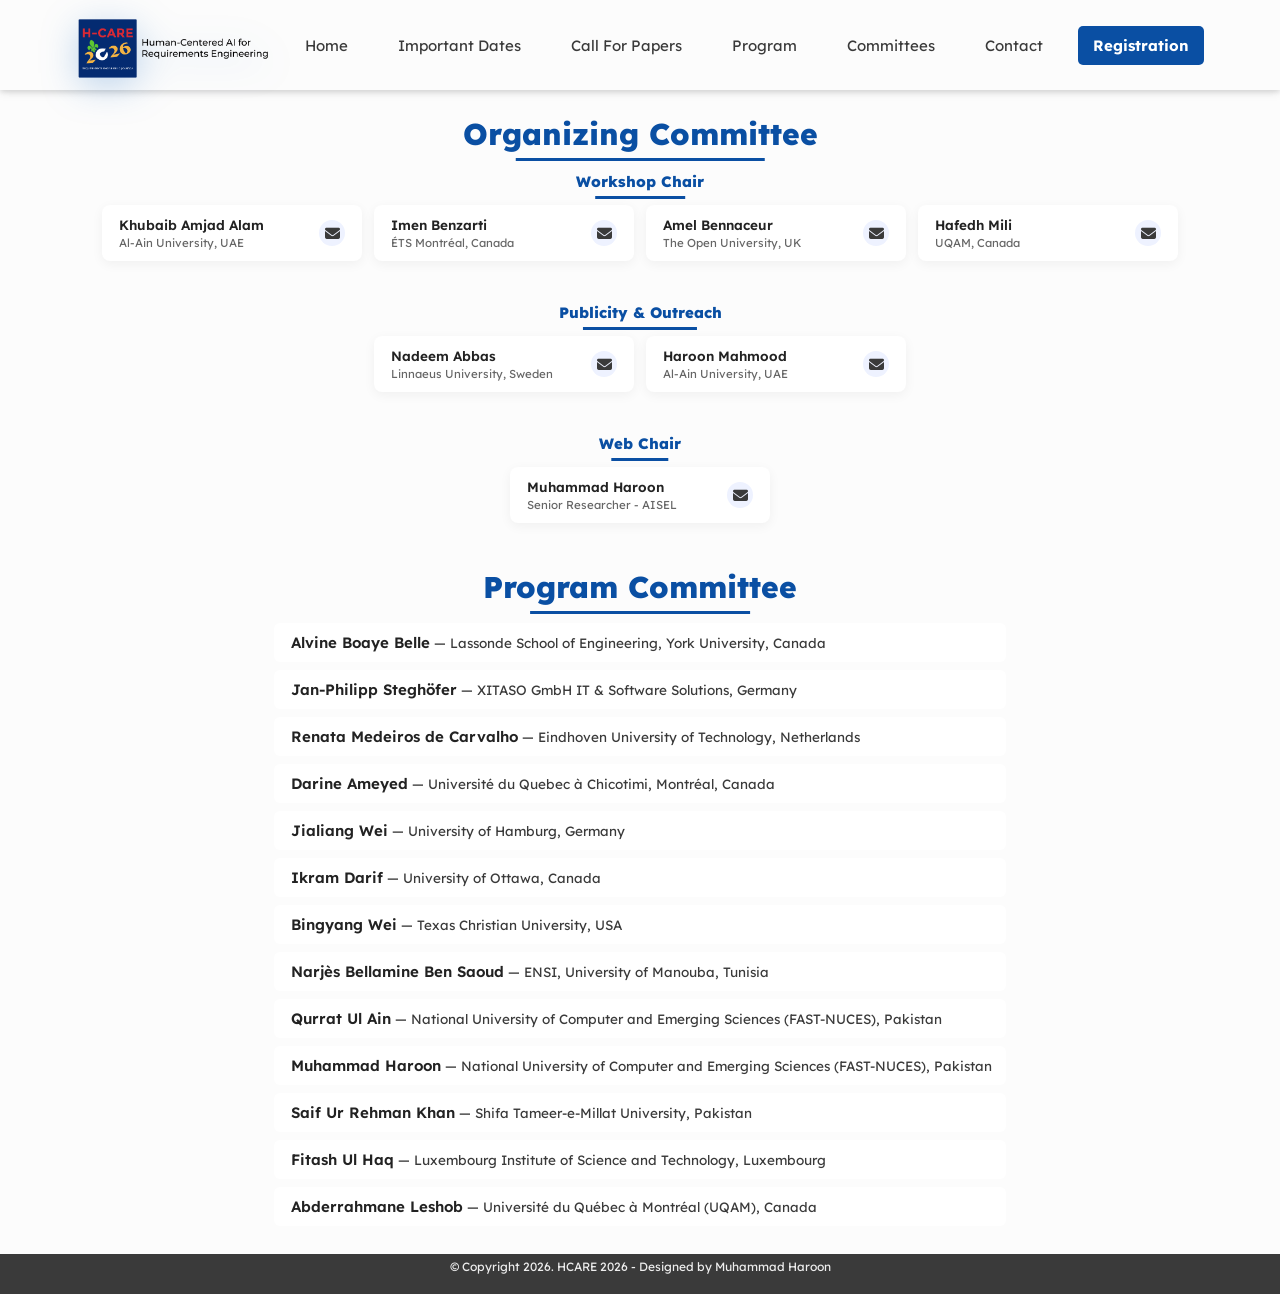
<file: Organizing_Committee.html>
<!DOCTYPE html>
<html lang="en">
<head>
  <meta charset="UTF-8">
  <meta name="viewport" content="width=device-width, initial-scale=1.0">
  <title>HCARE 2026</title>
  <link rel="stylesheet" href="style.css">
  <link rel="preconnect" href="https://fonts.googleapis.com">
  <link rel="preconnect" href="https://fonts.gstatic.com" crossorigin>
  <link href="https://fonts.googleapis.com/css2?family=Lexend:wght@100..900&family=Open+Sans:ital,wght@0,300..800;1,300..800&display=swap" rel="stylesheet">
  <link href='https://unpkg.com/boxicons@2.1.4/css/boxicons.min.css' rel='stylesheet'>
  <link rel="icon" href="images/tac-icon-blue-transparent.png" type="image/icon type">
  <link rel="stylesheet" href="https://cdnjs.cloudflare.com/ajax/libs/font-awesome/6.5.0/css/all.min.css">

  <script src="scripts.js" defer></script>

<style>

/* ===== PAGE BASE ===== */
#header {
    height: 90px;
    width: 100%;
}
.header {
    position: fixed;
    top: 0;
    left: 0;
    width: 100%;
    height: 90px;
    z-index: 9999;
    background: #fcfcfc;
}

/* ===== REMOVE DEFAULT SECTION GAP ===== */
section{
  margin:0;
  padding:0;
}

/* ===== SUB-HEADING ===== */
#section-title{
  text-align:center;
  margin:0 0 12px 0;   /* smaller bottom space */
  position:relative;
}

#section-title h2{
  font-size:30px;
  color:#0a4fa3;
  display:inline-block;
  position:relative;
  margin: 5px;
}

#section-title h2::after{
  content:"";
  position:absolute;
  width:70%;
  height:3px;
  background:#0a4fa3;
  left:50%;
  bottom:-8px;
  transform:translateX(-50%);
  animation:slide 1.2s ease;
}

/* ===== SUB-HEADING ===== */
.section-title{
  text-align:center;
  margin:0 0 12px 0;   /* smaller bottom space */
  position:relative;
}

.section-title h2{
  font-size:15px;
  color:#0a4fa3;
  display:inline-block;
  position:relative;
  margin: 2px;
}

.section-title h2::after{
  content:"";
  position:absolute;
  width:70%;
  height:3px;
  background:#0a4fa3;
  left:50%;
  bottom:-8px;
  transform:translateX(-50%);
  animation:slide 1.2s ease;
}

@keyframes slide{
  from{width:0;}
  to{width:70%;}
}

/* ===== ROW ===== */
.row{
  display:flex;
  justify-content:center;
  flex-wrap:wrap;
  gap:12px;
}

/* ===== CARD ===== */
.card{
  width:260px;
  background:#fff;
  padding:10px 16px;
  border-radius:8px;
  box-shadow:0 3px 12px rgba(0,0,0,0.05);
  display:flex;
  align-items:center;
  justify-content:space-between;
  transition:all 0.3s ease;
  border:1px solid transparent;
}

.card:hover{
  border:1px solid #0a4fa3;
  background:#f9fbff;
  box-shadow:0 5px 18px rgba(10,79,163,0.12);
}

.info{
  text-align:left;
}

.name{
  font-size:13.5px;
  font-weight:600;
  color:#222;
  margin-bottom:2px;
}

.affiliation{
  font-size:11.5px;
  color:#666;
}

/* Email icon */
.email{
  width:26px;
  height:26px;
  border-radius:50%;
  display:flex;
  align-items:center;
  justify-content:center;
  font-size:11px;
  background:#eef2ff;
  color:#0a4fa3;
  transition:all 0.3s ease;
  text-decoration:none;
}

.email:hover{
  background:#0a4fa3;
  color:#fff;
  transform:rotate(12deg);
}

/* ===== VERY TIGHT SECTION SPACING ===== */
.text-page {
  padding:20px 20px;   /* reduced from 28px */
}

/* remove extra gap between sections */
.text-page + .text-page{
  margin-top:0;
}

/* ===== LIST STYLE ===== */
.committee-list{
  max-width:900px;
  margin:auto;
}

/* Each member row */
.member{
  background:#fff;
  padding:10px 14px;
  margin-bottom:8px;
  border-radius:6px;
  font-size:13.5px;
  border-left:3px solid transparent;
  transition:all 0.3s ease;

  /* Animation */
  opacity:0;
  transform:translateX(-15px);
  animation:slideIn 0.6s ease forwards;
}

/* Stagger animation */
.member:nth-child(1){animation-delay:0.05s;}
.member:nth-child(2){animation-delay:0.1s;}
.member:nth-child(3){animation-delay:0.15s;}
.member:nth-child(4){animation-delay:0.2s;}
.member:nth-child(5){animation-delay:0.25s;}
.member:nth-child(6){animation-delay:0.3s;}

@keyframes slideIn{
  to{
    opacity:1;
    transform:translateX(0);
  }
}

/* Hover effect */
.member:hover{
  border-left:3px solid #0a4fa3;
  background:#f9fbff;
}

/* Name bold */
.member strong{
  font-weight:600;
  color:#222;
}

/* Responsive */
@media(max-width:700px){
  .member{
    font-size:12.5px;
  }
}


</style>

</head>
<body>

  <!-- Header is included here by JS - check scripts.js  -->
  <div id="header" class="header"></div>

  <main>


<section class="text-page">
      <!-- ===== HEADING ===== -->

<div id="section-title">
  <h2>Organizing Committee</h2>
</div>

<div class="section-title">
  <h2>Workshop Chair</h2>
</div>

<div class="row">

  <div class="card">
    <div class="info">
      <div class="name">Khubaib Amjad Alam</div>
      <div class="affiliation">Al-Ain University, UAE</div>
    </div>
    <a href="mailto:email1@domain.com" class="email">
      <i class="fa-solid fa-envelope"></i>
    </a>
  </div>

  <div class="card">
    <div class="info">
      <div class="name">Imen Benzarti</div>
      <div class="affiliation">ÉTS Montréal, Canada</div>
    </div>
    <a href="mailto:email2@domain.com" class="email">
      <i class="fa-solid fa-envelope"></i>
    </a>
  </div>

  <div class="card">
    <div class="info">
      <div class="name">Amel Bennaceur</div>
      <div class="affiliation">The Open University, UK</div>
    </div>
    <a href="mailto:email3@domain.com" class="email">
      <i class="fa-solid fa-envelope"></i>
    </a>
  </div>

  <div class="card">
    <div class="info">
      <div class="name">Hafedh Mili</div>
      <div class="affiliation">UQAM, Canada</div>
    </div>
    <a href="mailto:email4@domain.com" class="email">
      <i class="fa-solid fa-envelope"></i>
    </a>
  </div>

</div>
</section>



<section class="text-page">
      <!-- ===== HEADING ===== -->
<div class="section-title">
  <h2>Publicity & Outreach</h2>
</div>
<div class="row">

  <div class="card">
    <div class="info">
      <div class="name">Nadeem Abbas</div>
      <div class="affiliation">Linnaeus University, Sweden</div>
    </div>
    <a href="mailto:email5@domain.com" class="email">
      <i class="fa-solid fa-envelope"></i>
    </a>
  </div>

  <div class="card">
    <div class="info">
      <div class="name">Haroon Mahmood</div>
      <div class="affiliation">Al-Ain University, UAE</div>
    </div>
    <a href="mailto:email6@domain.com" class="email">
      <i class="fa-solid fa-envelope"></i>
    </a>
  </div>

</div>
</section>


<section class="text-page">
      <!-- ===== HEADING ===== -->
<div class="section-title">
  <h2>Web Chair</h2>
</div>
<div class="row">

  <div class="card">
    <div class="info">
      <div class="name">Muhammad Haroon</div>
      <div class="affiliation">Senior Researcher - AISEL</div>
    </div>
    <a href="mailto:i229812@nu.edu.pk" class="email">
      <i class="fa-solid fa-envelope"></i>
    </a>
  </div>

</div>
</section>

<section class="text-page">
      <!-- ===== HEADING ===== -->

<!-- ================= PROGRAM COMMITTEE ================= -->
<div id="section-title">
  <h2>Program Committee</h2>
</div>
<div class="member">
<strong>Alvine Boaye Belle</strong> — Lassonde School of Engineering, York University, Canada
</div>
<div class="member">
<strong>Jan-Philipp Steghöfer</strong> — XITASO GmbH IT & Software Solutions, Germany
</div>
<div class="member">
<strong>Renata Medeiros de Carvalho</strong> — Eindhoven University of Technology, Netherlands
</div>
<div class="member">
<strong>Darine Ameyed</strong> — Université du Quebec à Chicotimi, Montréal, Canada
</div>
<div class="member">
<strong>Jialiang Wei</strong> — University of Hamburg, Germany
</div>
<div class="member">
<strong>Ikram Darif</strong> — University of Ottawa, Canada
</div>
<div class="member">
<strong>Bingyang Wei</strong> — Texas Christian University, USA
</div>
<div class="member">
<strong>Narjès Bellamine Ben Saoud</strong> — ENSI, University of Manouba, Tunisia
</div>
<div class="member">
<strong>Qurrat Ul Ain</strong> — National University of Computer and Emerging Sciences (FAST-NUCES), Pakistan
</div>
<div class="member">
<strong>Muhammad Haroon</strong> — National University of Computer and Emerging Sciences (FAST-NUCES), Pakistan
</div>
<div class="member">
<strong>Saif Ur Rehman Khan</strong> — Shifa Tameer-e-Millat University, Pakistan
</div>
<div class="member">
<strong>Fitash Ul Haq</strong> — Luxembourg Institute of Science and Technology, Luxembourg
</div>
<div class="member">
<strong>Abderrahmane Leshob</strong> — Université du Québec à Montréal (UQAM), Canada
</div></div>
</section>

</section>

</main>

  <!-- Footer is included here by JS - check scripts.js  -->
  <div id="footer"></div>

</body>
</html>
</file>
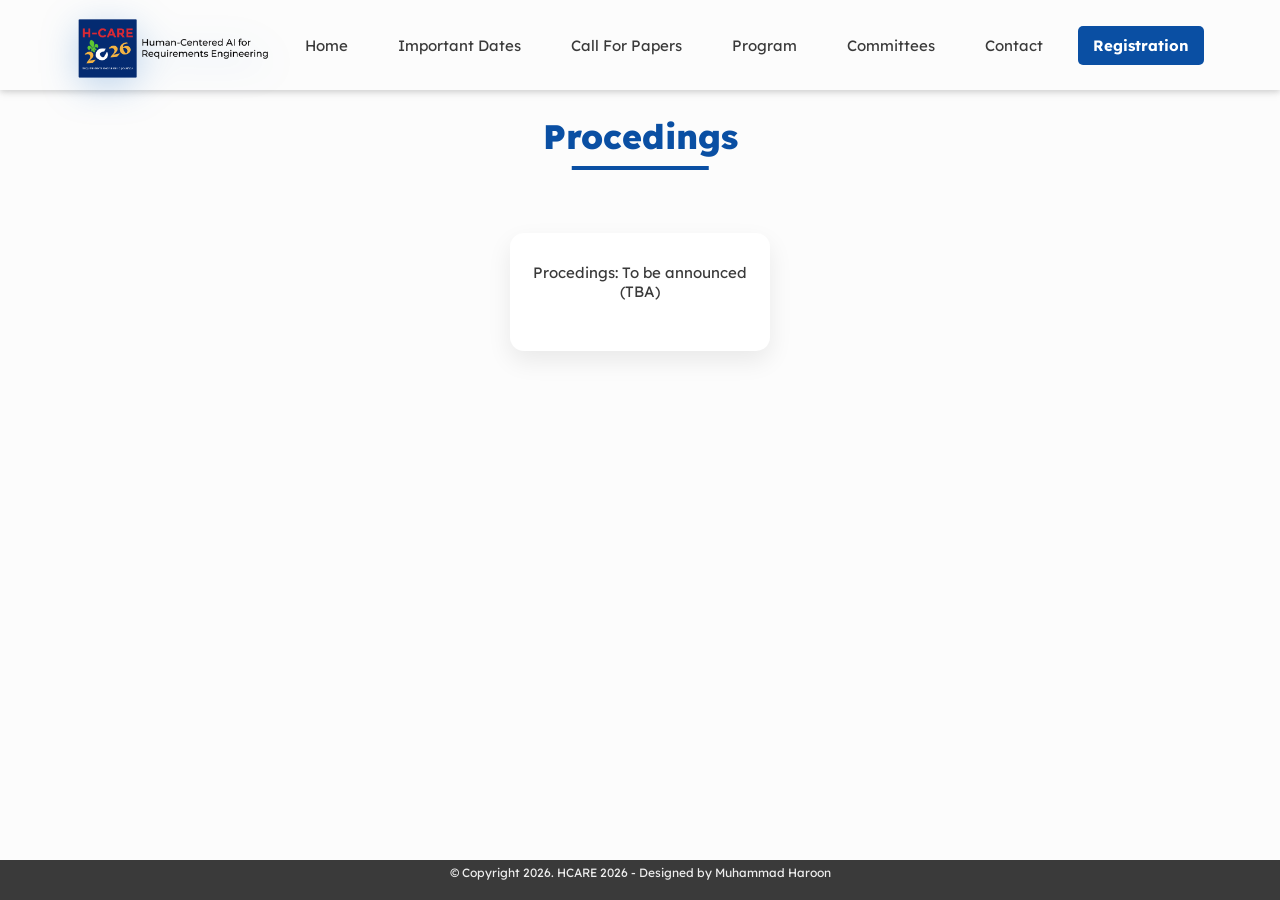
<file: Procedings.html>
<!DOCTYPE html>
<html lang="en">
<head>
  <meta charset="UTF-8">
  <meta name="viewport" content="width=device-width, initial-scale=1.0">
  <title>IDEA-ARCH 2025</title>
  <link rel="stylesheet" href="style.css">
  <link rel="preconnect" href="https://fonts.googleapis.com">
  <link rel="preconnect" href="https://fonts.gstatic.com" crossorigin>
  <link href="https://fonts.googleapis.com/css2?family=Lexend:wght@100..900&family=Open+Sans:ital,wght@0,300..800;1,300..800&display=swap" rel="stylesheet">
  <link href='https://unpkg.com/boxicons@2.1.4/css/boxicons.min.css' rel='stylesheet'>
  <link rel="icon" href="images/tac-icon-blue-transparent.png" type="image/icon type">
  <link rel="stylesheet" href="https://cdnjs.cloudflare.com/ajax/libs/font-awesome/6.5.0/css/all.min.css">

  <script src="scripts.js" defer></script>

  <style>

/* ===== PAGE BASE ===== */
#header {
    height: 90px;       /* EXACT navbar height */
    width: 100%;
}
.header {
    position: fixed;
    top: 0;
    left: 0;
    width: 100%;
    height: 90px;
    z-index: 9999;
    background: #fcfcfc;
}
/* ===== HEADING ===== */
.section-title{
  text-align:center;
  margin-bottom:50px;
  position:relative;
}

.section-title h2{
  font-size:34px;
  color:#0a4fa3;
  display:inline-block;
  position:relative;
}

.section-title h2::after{
  content:"";
  position:absolute;
  width:70%;
  height:4px;
  background:#0a4fa3;
  left:50%;
  bottom:-12px;
  transform:translateX(-50%);
  animation:slide 1.2s ease;
}

@keyframes slide{
  from{width:0;}
  to{width:70%;}
}

/* ===== GRID ===== */
.team-container{
  max-width:1200px;
  margin:auto;
}

.row{
  display:flex;
  flex-wrap:wrap;
  justify-content:center;
  gap:25px;
}

/* ===== CARD ===== */
.our-team{
  width:260px;
  background:#ffffff;
  padding:30px 20px 50px;
  border-radius:14px;
  text-align:center;
  position:relative;
  overflow:hidden;
  box-shadow:0 10px 25px rgba(0,0,0,0.08);
  transition:transform 0.35s ease;
}

.our-team:hover{
  transform:translateY(-8px);
}

/* ===== IMAGE ===== */
.picture{
  width:120px;
  height:120px;
  margin:0 auto 15px;
  position:relative;
}

.picture::before{
  content:"";
  position:absolute;
  inset:0;
  background:#0a4fa3;
  border-radius:50%;
  transform:scale(0);
  transition:0.4s ease;
}

.our-team:hover .picture::before{
  transform:scale(1);
}

.picture img{
  width:100%;
  height:100%;
  border-radius:50%;
  object-fit:cover;
  position:relative;
  z-index:2;
  transition:0.4s ease;
}

.our-team:hover img{
  transform:scale(0.75);
  box-shadow:0 0 0 10px #fff;
}

/* ===== TEXT ===== */
.name{
  font-size:17px;
  font-weight:700;
  color:#0a4fa3;
  margin-top:8px;
}

.title{
  font-size:14px;
  color:#555;
  margin-bottom:10px;
}

/* ===== ROLE BADGES ===== */
.roles{
  display:flex;
  flex-wrap:wrap;
  gap:6px;
  justify-content:center;
}

.role-badge{
  font-size:11px;
  padding:4px 10px;
  background:#eef2ff;
  color:#0a4fa3;
  border-radius:999px;
  font-weight:600;
}

/* ===== ICON BAR ===== */
.social{
  position:absolute;
  bottom:-60px;
  left:0;
  width:100%;
  background:#0a4fa3;
  padding:10px 0;
  transition:0.4s ease;
}

.our-team:hover .social{
  bottom:0;
}

.social li{
  display:inline-block;
  margin:0 8px;
}

.social li a{
  color:#fff;
  font-size:18px;
  transition:0.3s;
}

.social li a:hover{
  color:#ffd700;
}

</style>

</head>
<body>

  <!-- Header is included here by JS - check scripts.js  -->
  <div id="header" class="header"></div>

  <main>
    <section class="text-page">
      <!-- ===== HEADING ===== -->
<div class="section-title">
  <h2>Procedings</h2>
</div>

<!-- ===== TEAM ===== -->
<div class="team-container">
  <div class="row">
    <div class="our-team">
        Procedings: 
        To be announced (TBA)
    </div>
  </div>
</div>

    </section>
  </main>

  <!-- Footer is included here by JS - check scripts.js  -->
  <div id="footer"></div>

</body>
</html>
</file>
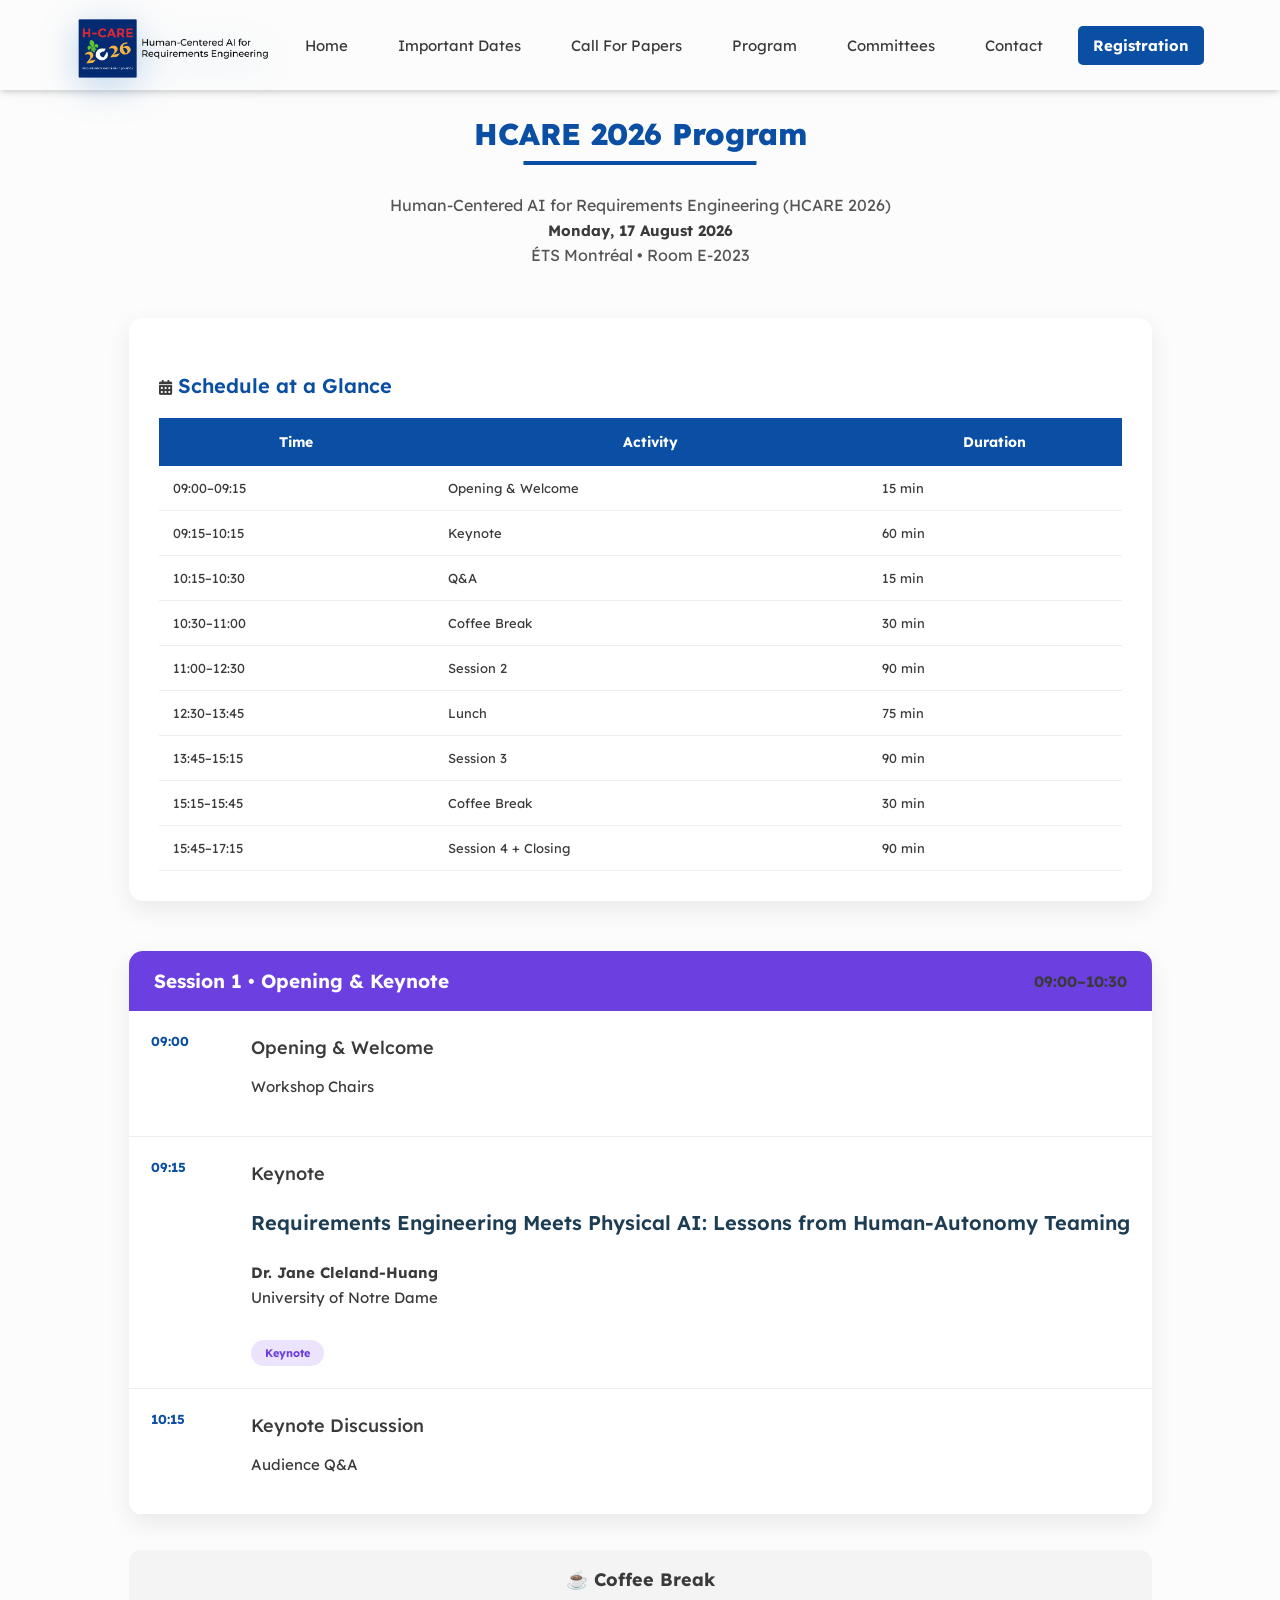
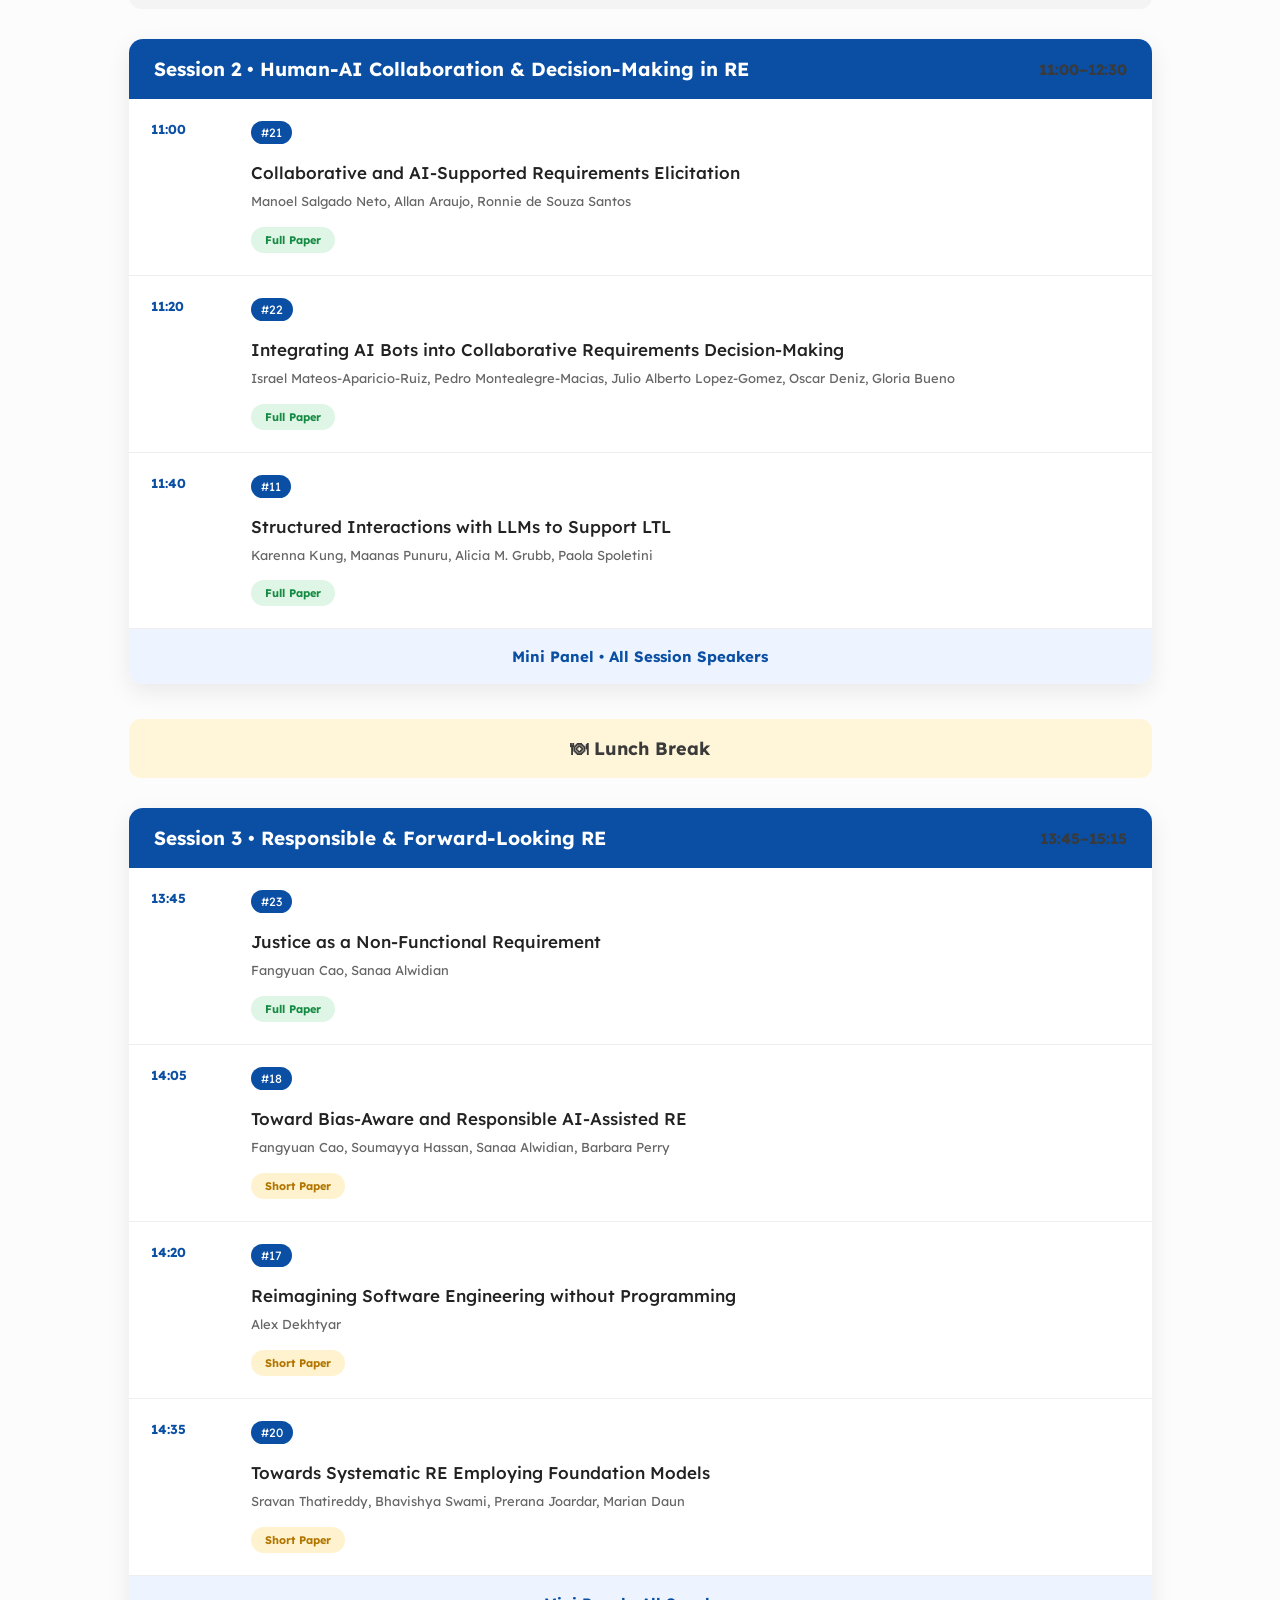
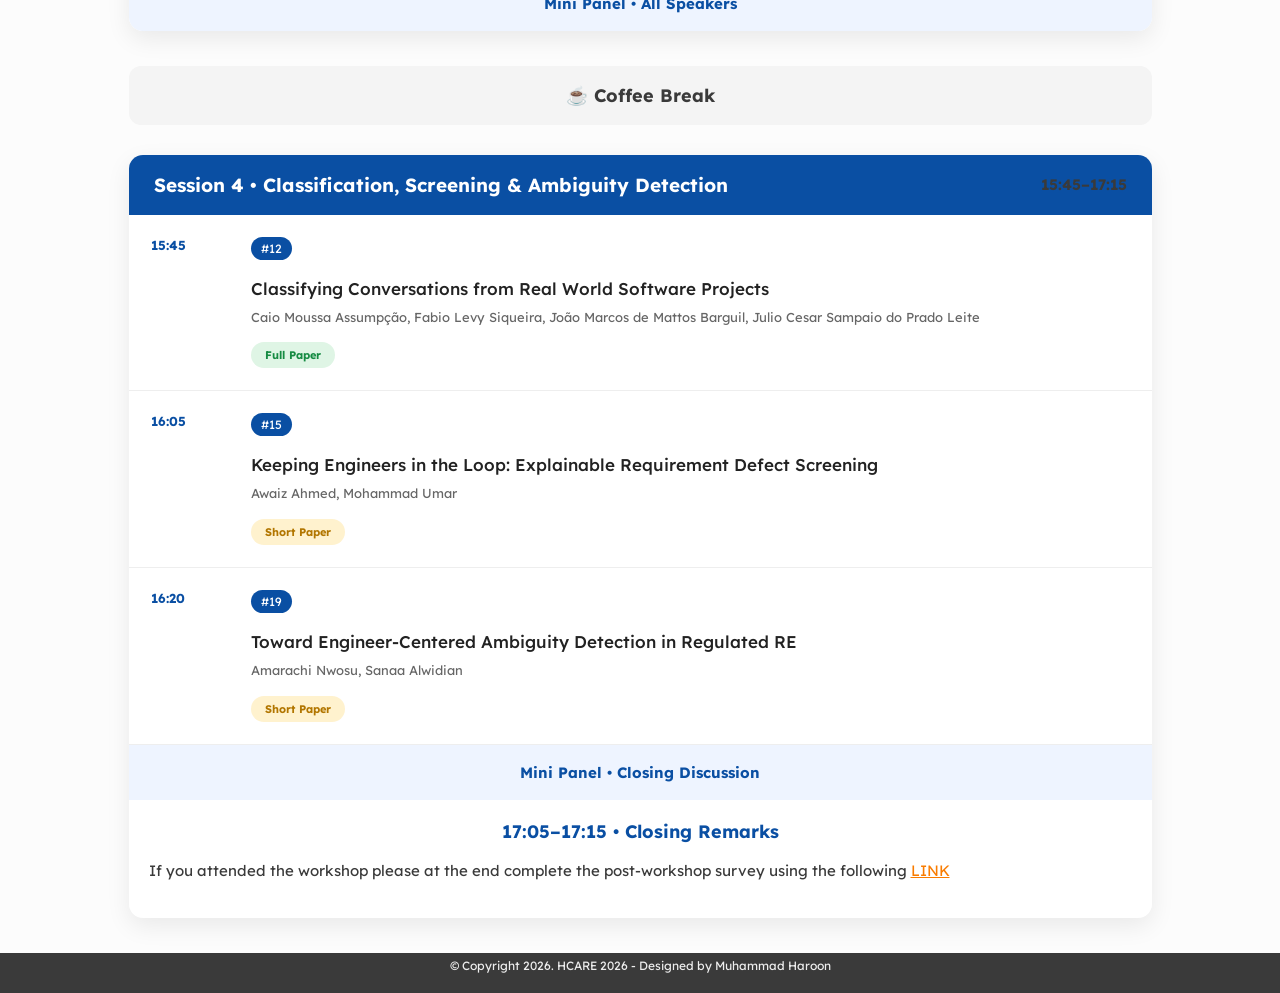
<file: Program.html>
<!DOCTYPE html>
<html lang="en">
<head>
  <meta charset="UTF-8">
  <meta name="viewport" content="width=device-width, initial-scale=1.0">
  <title>IDEA-ARCH 2025</title>
  <link rel="stylesheet" href="style.css">
  <link rel="preconnect" href="https://fonts.googleapis.com">
  <link rel="preconnect" href="https://fonts.gstatic.com" crossorigin>
  <link href="https://fonts.googleapis.com/css2?family=Lexend:wght@100..900&family=Open+Sans:ital,wght@0,300..800;1,300..800&display=swap" rel="stylesheet">
  <link href='https://unpkg.com/boxicons@2.1.4/css/boxicons.min.css' rel='stylesheet'>
  <link rel="icon" href="images/tac-icon-blue-transparent.png" type="image/icon type">
  <link rel="stylesheet" href="https://cdnjs.cloudflare.com/ajax/libs/font-awesome/6.5.0/css/all.min.css">

  <script src="scripts.js" defer></script>

  <style>

/* ===== PAGE BASE ===== */
#header {
    height: 90px;       /* EXACT navbar height */
    width: 100%;
}
.header {
    position: fixed;
    top: 0;
    left: 0;
    width: 100%;
    height: 90px;
    z-index: 9999;
    background: #fcfcfc;
}
/* ===== HEADING ===== */
.section-title{
  text-align:center;
  margin-bottom:50px;
  position:relative;
}

.section-title h2{
  font-size:34px;
  color:#0a4fa3;
  display:inline-block;
  position:relative;
}

.section-title h2::after{
  content:"";
  position:absolute;
  width:70%;
  height:4px;
  background:#0a4fa3;
  left:50%;
  bottom:-12px;
  transform:translateX(-50%);
  animation:slide 1.2s ease;
}

@keyframes slide{
  from{width:0;}
  to{width:70%;}
}

/* ===== GRID ===== */
.team-container{
  max-width:1200px;
  margin:auto;
}

.row{
  display:flex;
  flex-wrap:wrap;
  justify-content:center;
  gap:25px;
}

/* ===== CARD ===== */
.our-team{
  width:260px;
  background:#ffffff;
  padding:30px 20px 50px;
  border-radius:14px;
  text-align:center;
  position:relative;
  overflow:hidden;
  box-shadow:0 10px 25px rgba(0,0,0,0.08);
  transition:transform 0.35s ease;
}

.our-team:hover{
  transform:translateY(-8px);
}

/* ===== IMAGE ===== */
.picture{
  width:120px;
  height:120px;
  margin:0 auto 15px;
  position:relative;
}

.picture::before{
  content:"";
  position:absolute;
  inset:0;
  background:#0a4fa3;
  border-radius:50%;
  transform:scale(0);
  transition:0.4s ease;
}

.our-team:hover .picture::before{
  transform:scale(1);
}

.picture img{
  width:100%;
  height:100%;
  border-radius:50%;
  object-fit:cover;
  position:relative;
  z-index:2;
  transition:0.4s ease;
}

.our-team:hover img{
  transform:scale(0.75);
  box-shadow:0 0 0 10px #fff;
}

/* ===== TEXT ===== */
.name{
  font-size:17px;
  font-weight:700;
  color:#0a4fa3;
  margin-top:8px;
}

.title{
  font-size:14px;
  color:#555;
  margin-bottom:10px;
}

/* ===== ROLE BADGES ===== */
.roles{
  display:flex;
  flex-wrap:wrap;
  gap:6px;
  justify-content:center;
}

.role-badge{
  font-size:11px;
  padding:4px 10px;
  background:#eef2ff;
  color:#0a4fa3;
  border-radius:999px;
  font-weight:600;
}

/* ===== ICON BAR ===== */
.social{
  position:absolute;
  bottom:-60px;
  left:0;
  width:100%;
  background:#0a4fa3;
  padding:10px 0;
  transition:0.4s ease;
}

.our-team:hover .social{
  bottom:0;
}

.social li{
  display:inline-block;
  margin:0 8px;
}

.social li a{
  color:#fff;
  font-size:18px;
  transition:0.3s;
}

.social li a:hover{
  color:#ffd700;
}

.subtitle{
text-align:center;
font-size:18px;
color:#555;
margin-top:15px;
margin-bottom:40px;
line-height:1.8;
}

.program-box{
background:#fff;
border-radius:14px;
box-shadow:0 8px 25px rgba(0,0,0,.08);
padding:30px;
margin-bottom:50px;
}

.program-box h3{
color:#0a4fa3;
margin-bottom:20px;
}

.program-table{
width:100%;
border-collapse:collapse;
}

.program-table th{
background:#0a4fa3;
color:#fff;
padding:15px;
}

.program-table td{
padding:14px;
border-bottom:1px solid #eee;
}

.program-table tr:hover{
background:#f5f8ff;
}

.timeline{
max-width:1100px;
margin:auto;
}

.session{
background:#fff;
border-radius:14px;
overflow:hidden;
margin-bottom:35px;
box-shadow:0 8px 25px rgba(0,0,0,.08);
}

.session-header{
background:#0a4fa3;
color:#fff;
padding:18px 25px;
font-size:22px;
font-weight:700;
display:flex;
justify-content:space-between;
align-items:center;
}

.keynote{
background:#6b3fe0;
}

.event,
.paper{
display:flex;
padding:22px;
border-bottom:1px solid #eee;
transition:.3s;
}

.paper:hover,
.event:hover{
background:#f5f8ff;
}

.paper-time,
.time{
width:100px;
font-weight:700;
color:#0a4fa3;
}

.paper-info,
.content{
flex:1;
}

.paper-id{
background:#0a4fa3;
color:#fff;
padding:4px 10px;
border-radius:20px;
font-size:12px;
display:inline-block;
margin-bottom:10px;
}

.paper h4{
margin:8px 0;
font-size:20px;
color:#222;
}

.paper p{
margin:0;
color:#666;
line-height:1.7;
}

.badge{
display:inline-block;
margin-top:15px;
padding:6px 14px;
border-radius:40px;
font-size:12px;
font-weight:bold;
}

.full{
background:#dff5e5;
color:#168b43;
}

.short{
background:#fff2ce;
color:#b27600;
}

.keynote-badge{
background:#ece3ff;
color:#6b3fe0;
}

.panel{
background:#eef4ff;
padding:18px;
font-weight:bold;
color:#0a4fa3;
text-align:center;
}

.break{
background:#f4f4f4;
padding:18px;
font-size:20px;
font-weight:bold;
text-align:center;
margin:30px 0;
border-radius:12px;
}

.lunch{
background:#fff5d8;
}

.closing{
padding:20px;
text-align:center;
font-weight:bold;
font-size:18px;
color:#0a4fa3;
}

@media(max-width:768px){

.session-header{
display:block;
text-align:center;
}

.paper,
.event{
flex-direction:column;
}

.paper-time,
.time{
margin-bottom:15px;
}

.program-table{
font-size:14px;
}

}


/* ===== Enhanced animations ===== */
body{animation:fadeIn .7s ease;}
@keyframes fadeIn{from{opacity:0;transform:translateY(10px)}to{opacity:1;transform:none}}
.session{transition:.35s ease;animation:fadeUp .6s ease both}
@keyframes fadeUp{from{opacity:0;transform:translateY(25px)}to{opacity:1;transform:none}}
.session:hover{transform:translateY(-6px);box-shadow:0 18px 36px rgba(10,79,163,.15)}
.paper:hover,.event:hover{background:#f7fbff;transform:translateX(6px);border-left:4px solid #0a4fa3}
.section-title h2{font-size:30px}
.subtitle{font-size:16px}
.program-box h3{font-size:20px}
.program-table th{font-size:14px}
.program-table td{font-size:13px}
.session-header{font-size:19px}
.paper h4{font-size:17px}
.paper p{font-size:13px;line-height:1.6}
.paper-time,.time{font-size:13px}
.badge{font-size:11px}
.break{font-size:18px;transition:.3s}
.break:hover{transform:translateY(-3px)}

</style>

</head>
<body>

  <!-- Header is included here by JS - check scripts.js  -->
  <div id="header" class="header"></div>

  <main>
   <section class="text-page">

<div class="section-title">
    <h2>HCARE 2026 Program</h2>
    <p class="subtitle">
        Human-Centered AI for Requirements Engineering (HCARE 2026)<br>
        <strong>Monday, 17 August 2026</strong><br>
        ÉTS Montréal • Room E-2023
    </p>
</div>

<!-- ============================= -->
<!-- Program At A Glance -->
<!-- ============================= -->

<div class="program-box">

<h3><i class="fa-solid fa-calendar-days"></i> Schedule at a Glance</h3>

<table class="program-table">

<thead>
<tr>
<th>Time</th>
<th>Activity</th>
<th>Duration</th>
</tr>
</thead>

<tbody>

<tr>
<td>09:00–09:15</td>
<td>Opening & Welcome</td>
<td>15 min</td>
</tr>

<tr>
<td>09:15–10:15</td>
<td>Keynote</td>
<td>60 min</td>
</tr>

<tr>
<td>10:15–10:30</td>
<td>Q&A</td>
<td>15 min</td>
</tr>

<tr>
<td>10:30–11:00</td>
<td>Coffee Break</td>
<td>30 min</td>
</tr>

<tr>
<td>11:00–12:30</td>
<td>Session 2</td>
<td>90 min</td>
</tr>

<tr>
<td>12:30–13:45</td>
<td>Lunch</td>
<td>75 min</td>
</tr>

<tr>
<td>13:45–15:15</td>
<td>Session 3</td>
<td>90 min</td>
</tr>

<tr>
<td>15:15–15:45</td>
<td>Coffee Break</td>
<td>30 min</td>
</tr>

<tr>
<td>15:45–17:15</td>
<td>Session 4 + Closing</td>
<td>90 min</td>
</tr>

</tbody>

</table>

</div>


<!-- Timeline -->

<div class="timeline">

<!-- Session -->

<div class="session">

<div class="session-header keynote">
Session 1 • Opening & Keynote
<span>09:00–10:30</span>
</div>

<div class="event">
<div class="time">09:00</div>

<div class="content">
<h4>Opening & Welcome</h4>
<p>Workshop Chairs</p>
</div>
</div>

<div class="event">
<div class="time">09:15</div>

<div class="content">
<h4>Keynote</h4>

<h3>Requirements Engineering Meets Physical AI: Lessons from Human-Autonomy Teaming</h3>

<p><strong>Dr. Jane Cleland-Huang</strong><br>
University of Notre Dame</p>

<span class="badge keynote-badge">Keynote</span>

</div>
</div>

<div class="event">
<div class="time">10:15</div>

<div class="content">
<h4>Keynote Discussion</h4>
<p>Audience Q&A</p>
</div>

</div>

</div>



<div class="break">
☕ Coffee Break
</div>



<!-- SESSION 2 -->

<div class="session">

<div class="session-header">
Session 2 • Human-AI Collaboration & Decision-Making in RE
<span>11:00–12:30</span>
</div>

<div class="paper">

<div class="paper-time">11:00</div>

<div class="paper-info">

<span class="paper-id">#21</span>

<h4>Collaborative and AI-Supported Requirements Elicitation</h4>

<p>Manoel Salgado Neto, Allan Araujo, Ronnie de Souza Santos</p>

<span class="badge full">Full Paper</span>

</div>

</div>


<div class="paper">

<div class="paper-time">11:20</div>

<div class="paper-info">

<span class="paper-id">#22</span>

<h4>Integrating AI Bots into Collaborative Requirements Decision-Making</h4>

<p>Israel Mateos-Aparicio-Ruiz, Pedro Montealegre-Macias, Julio Alberto Lopez-Gomez, Oscar Deniz, Gloria Bueno</p>

<span class="badge full">Full Paper</span>

</div>

</div>


<div class="paper">

<div class="paper-time">11:40</div>

<div class="paper-info">

<span class="paper-id">#11</span>

<h4>Structured Interactions with LLMs to Support LTL</h4>

<p>Karenna Kung, Maanas Punuru, Alicia M. Grubb, Paola Spoletini</p>

<span class="badge full">Full Paper</span>

</div>

</div>

<div class="panel">
Mini Panel • All Session Speakers
</div>

</div>



<div class="break lunch">
🍽 Lunch Break
</div>



<!-- SESSION 3 -->

<div class="session">

<div class="session-header">
Session 3 • Responsible & Forward-Looking RE
<span>13:45–15:15</span>
</div>


<div class="paper">
<div class="paper-time">13:45</div>

<div class="paper-info">
<span class="paper-id">#23</span>

<h4>Justice as a Non-Functional Requirement</h4>

<p>Fangyuan Cao, Sanaa Alwidian</p>

<span class="badge full">Full Paper</span>
</div>
</div>

<div class="paper">
<div class="paper-time">14:05</div>

<div class="paper-info">

<span class="paper-id">#18</span>

<h4>Toward Bias-Aware and Responsible AI-Assisted RE</h4>

<p>Fangyuan Cao, Soumayya Hassan, Sanaa Alwidian, Barbara Perry</p>

<span class="badge short">Short Paper</span>

</div>
</div>

<div class="paper">
<div class="paper-time">14:20</div>

<div class="paper-info">

<span class="paper-id">#17</span>

<h4>Reimagining Software Engineering without Programming</h4>

<p>Alex Dekhtyar</p>

<span class="badge short">Short Paper</span>

</div>
</div>

<div class="paper">

<div class="paper-time">14:35</div>

<div class="paper-info">

<span class="paper-id">#20</span>

<h4>Towards Systematic RE Employing Foundation Models</h4>

<p>Sravan Thatireddy, Bhavishya Swami, Prerana Joardar, Marian Daun</p>

<span class="badge short">Short Paper</span>

</div>

</div>

<div class="panel">
Mini Panel • All Speakers
</div>

</div>



<div class="break">
☕ Coffee Break
</div>



<!-- SESSION 4 -->

<div class="session">

<div class="session-header">
Session 4 • Classification, Screening & Ambiguity Detection
<span>15:45–17:15</span>
</div>

<div class="paper">

<div class="paper-time">15:45</div>

<div class="paper-info">

<span class="paper-id">#12</span>

<h4>Classifying Conversations from Real World Software Projects</h4>

<p>Caio Moussa Assumpção, Fabio Levy Siqueira, João Marcos de Mattos Barguil, Julio Cesar Sampaio do Prado Leite</p>

<span class="badge full">Full Paper</span>

</div>

</div>


<div class="paper">

<div class="paper-time">16:05</div>

<div class="paper-info">

<span class="paper-id">#15</span>

<h4>Keeping Engineers in the Loop: Explainable Requirement Defect Screening</h4>

<p>Awaiz Ahmed, Mohammad Umar</p>

<span class="badge short">Short Paper</span>

</div>

</div>


<div class="paper">

<div class="paper-time">16:20</div>

<div class="paper-info">

<span class="paper-id">#19</span>

<h4>Toward Engineer-Centered Ambiguity Detection in Regulated RE</h4>

<p>Amarachi Nwosu, Sanaa Alwidian</p>

<span class="badge short">Short Paper</span>

</div>

</div>

<div class="panel">
Mini Panel • Closing Discussion
</div>

<div class="closing">
17:05–17:15 • Closing Remarks
  <p>If you attended the workshop please at the end complete the post-workshop survey using the following <a href="https://docs.google.com/forms/d/e/1FAIpQLSf7SArpocs4HrU_fLJuYmRy6_CfKPv_UHxQsTxOam643yKTEA/viewform"> LINK </a></p>
</div>

</div>

</div>

</section>
  </main>

  <!-- Footer is included here by JS - check scripts.js  -->
  <div id="footer"></div>

</body>
</html>
</file>
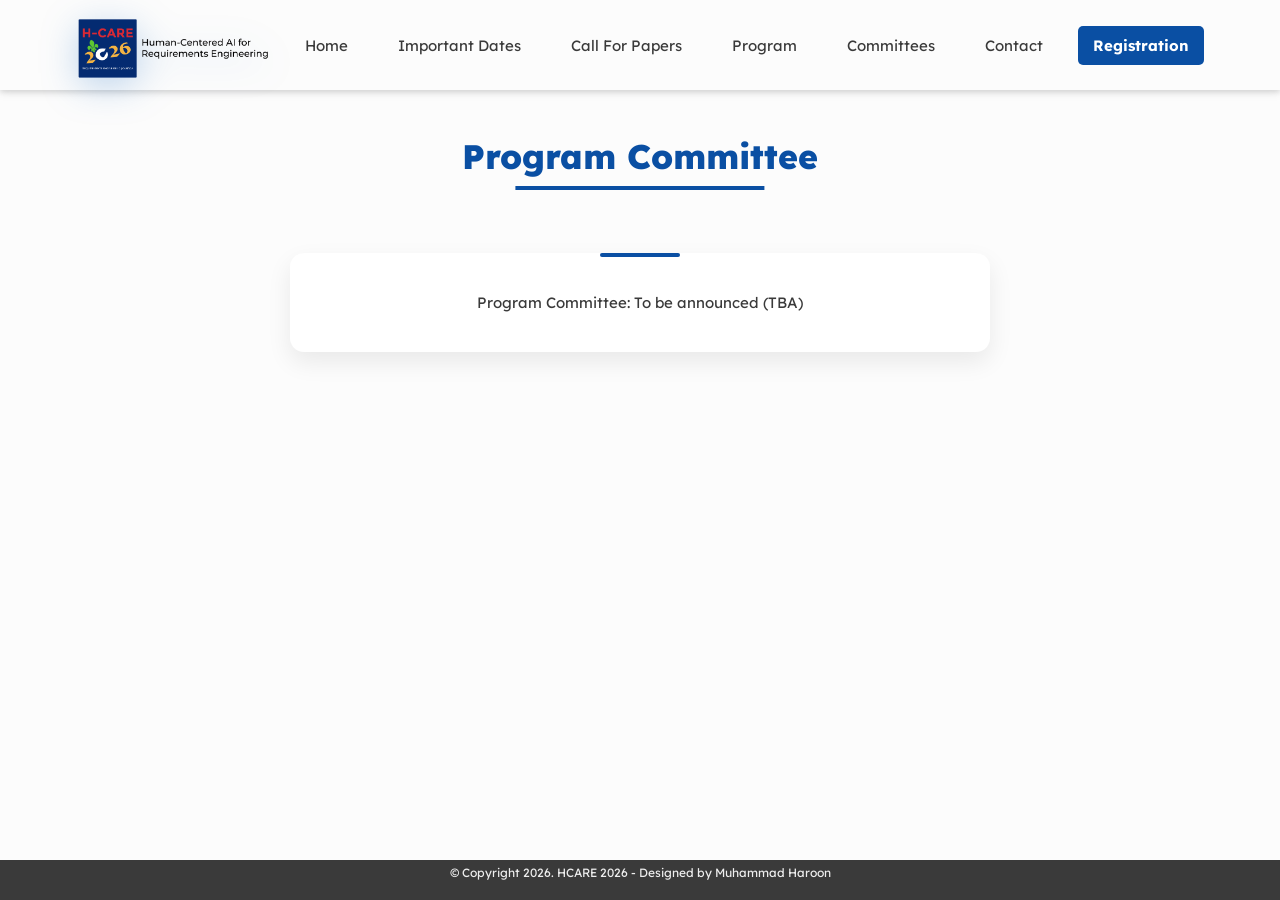
<file: Program_Committee.html>
<!DOCTYPE html>
<html lang="en">
<head>
  <meta charset="UTF-8">
  <meta name="viewport" content="width=device-width, initial-scale=1.0">
  <title>HCARE 2026</title>
  <link rel="stylesheet" href="style.css">
  <link rel="preconnect" href="https://fonts.googleapis.com">
  <link rel="preconnect" href="https://fonts.gstatic.com" crossorigin>
  <link href="https://fonts.googleapis.com/css2?family=Lexend:wght@100..900&family=Open+Sans:ital,wght@0,300..800;1,300..800&display=swap" rel="stylesheet">
  <link href='https://unpkg.com/boxicons@2.1.4/css/boxicons.min.css' rel='stylesheet'>
  <link rel="icon" href="images/tac-icon-blue-transparent.png" type="image/icon type">
  <link rel="stylesheet" href="https://cdnjs.cloudflare.com/ajax/libs/font-awesome/6.5.0/css/all.min.css">

  <script src="scripts.js" defer></script>

  <style>

/* ===== PAGE BASE ===== */
#header {
    height: 90px;       /* EXACT navbar height */
    width: 100%;
}
.header {
    position: fixed;
    top: 0;
    left: 0;
    width: 100%;
    height: 90px;
    z-index: 9999;
    background: #fcfcfc;
}

/* ===== HEADING ===== */
.section-title{
  text-align:center;
  margin-bottom:50px;
  position:relative;
}

.section-title h2{
  font-size:34px;
  color:#0a4fa3;
  display:inline-block;
  position:relative;
}

.section-title h2::after{
  content:"";
  position:absolute;
  width:70%;
  height:4px;
  background:#0a4fa3;
  left:50%;
  bottom:-12px;
  transform:translateX(-50%);
  animation:slide 1.2s ease;
}

@keyframes slide{
  from{width:0;}
  to{width:70%;}
}

/* ===== GRID ===== */
.team-container{
  max-width:1200px;
  margin:auto;
}

.row{
  display:flex;
  flex-wrap:wrap;
  justify-content:center;
  gap:25px;
}

/* ===== CARD ===== */
.our-team{
  width:260px;
  background:#ffffff;
  padding:30px 20px 50px;
  border-radius:14px;
  text-align:center;
  position:relative;
  overflow:hidden;
  box-shadow:0 10px 25px rgba(0,0,0,0.08);
  transition:transform 0.35s ease;
}

.our-team:hover{
  transform:translateY(-8px);
}

/* ===== IMAGE ===== */
.picture{
  width:120px;
  height:120px;
  margin:0 auto 15px;
  position:relative;
}

.picture::before{
  content:"";
  position:absolute;
  inset:0;
  background:#0a4fa3;
  border-radius:50%;
  transform:scale(0);
  transition:0.4s ease;
}

.our-team:hover .picture::before{
  transform:scale(1);
}

.picture img{
  width:100%;
  height:100%;
  border-radius:50%;
  object-fit:cover;
  position:relative;
  z-index:2;
  transition:0.4s ease;
}

.our-team:hover img{
  transform:scale(0.75);
  box-shadow:0 0 0 10px #fff;
}

/* ===== TEXT ===== */
.name{
  font-size:17px;
  font-weight:700;
  color:#0a4fa3;
  margin-top:8px;
}

.title{
  font-size:14px;
  color:#555;
  margin-bottom:10px;
}

/* ===== ROLE BADGES ===== */
.roles{
  display:flex;
  flex-wrap:wrap;
  gap:6px;
  justify-content:center;
}

.role-badge{
  font-size:11px;
  padding:4px 10px;
  background:#eef2ff;
  color:#0a4fa3;
  border-radius:999px;
  font-weight:600;
}

/* ===== ICON BAR ===== */
.social{
  position:absolute;
  bottom:-60px;
  left:0;
  width:100%;
  background:#0a4fa3;
  padding:10px 0;
  transition:0.4s ease;
}

.our-team:hover .social{
  bottom:0;
}

.social li{
  display:inline-block;
  margin:0 8px;
}

.social li a{
  color:#fff;
  font-size:18px;
  transition:0.3s;
}

.social li a:hover{
  color:#ffd700;
}

.text-page {
  width: 80%;
  margin: 20px auto;
  padding-bottom: 20px; /* 👈 pushes footer down */
}

.our-team_p{
  width: 100%;
  max-width: 700px;      /* 👈 horizontal width */
  background:#ffffff;
  padding: 40px 30px;
  border-radius:14px;
  text-align:center;
  position:relative;
  overflow:hidden;
  box-shadow:0 10px 25px rgba(0,0,0,0.08);
  transition:transform 0.35s ease;

}

.our-team_p::before {
  content: "";
  position: absolute;
  top: 0;
  left: 50%;
  width: 80px;
  height: 4px;
  background: #0a4fa3;
  transform: translateX(-50%);
  border-radius: 2px;
}


.row_p{
  display:flex;
  flex-wrap:wrap;
  justify-content:center;
  align-items:center;
  min-height: 10vh;   /* 👈 keeps it visually centered */
  gap:25px;
}



</style>

</head>
<body>

  <!-- Header is included here by JS - check scripts.js  -->
  <div id="header" class="header"></div>

  <main>


<section class="text-page">
      <!-- ===== HEADING ===== -->
<div class="section-title">
  <h2>Program Committee</h2>
</div>

<!-- ===== TEAM ===== -->
<div class="team-container">
  <div class="row_p">
    <div class="our-team_p">
        Program Committee: To be announced (TBA)
    </div>
  </div>
</div>

</section>


  </main>

  <!-- Footer is included here by JS - check scripts.js  -->
  <div id="footer"></div>

</body>
</html>
</file>
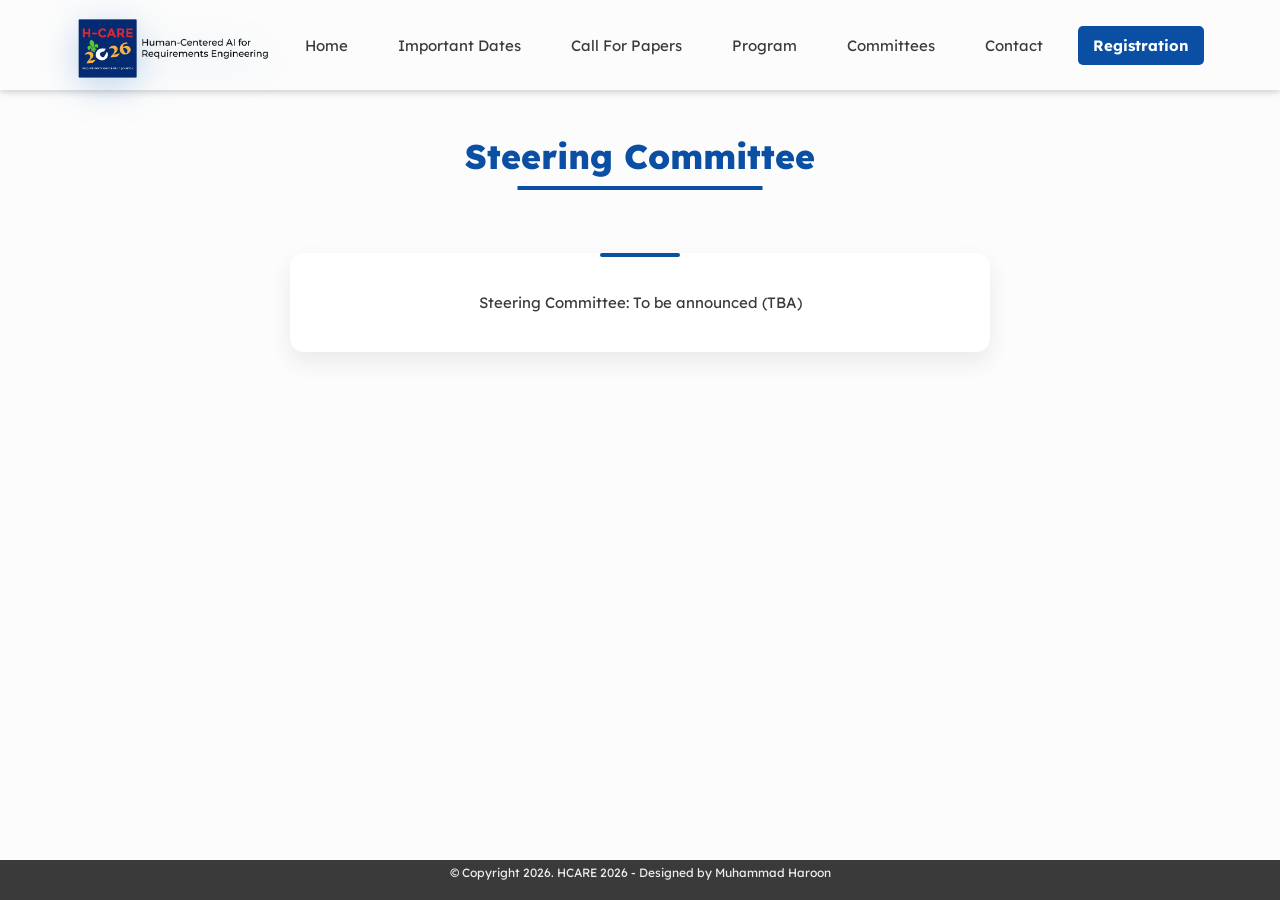
<file: Steering_Committee.html>
<!DOCTYPE html>
<html lang="en">
<head>
  <meta charset="UTF-8">
  <meta name="viewport" content="width=device-width, initial-scale=1.0">
  <title>HCARE 2026</title>
  <link rel="stylesheet" href="style.css">
  <link rel="preconnect" href="https://fonts.googleapis.com">
  <link rel="preconnect" href="https://fonts.gstatic.com" crossorigin>
  <link href="https://fonts.googleapis.com/css2?family=Lexend:wght@100..900&family=Open+Sans:ital,wght@0,300..800;1,300..800&display=swap" rel="stylesheet">
  <link href='https://unpkg.com/boxicons@2.1.4/css/boxicons.min.css' rel='stylesheet'>
  <link rel="icon" href="images/tac-icon-blue-transparent.png" type="image/icon type">
  <link rel="stylesheet" href="https://cdnjs.cloudflare.com/ajax/libs/font-awesome/6.5.0/css/all.min.css">

  <script src="scripts.js" defer></script>

  <style>

/* ===== PAGE BASE ===== */
#header {
    height: 90px;       /* EXACT navbar height */
    width: 100%;
}
.header {
    position: fixed;
    top: 0;
    left: 0;
    width: 100%;
    height: 90px;
    z-index: 9999;
    background: #fcfcfc;
}

/* ===== HEADING ===== */
.section-title{
  text-align:center;
  margin-bottom:50px;
  position:relative;
}

.section-title h2{
  font-size:34px;
  color:#0a4fa3;
  display:inline-block;
  position:relative;
}

.section-title h2::after{
  content:"";
  position:absolute;
  width:70%;
  height:4px;
  background:#0a4fa3;
  left:50%;
  bottom:-12px;
  transform:translateX(-50%);
  animation:slide 1.2s ease;
}

@keyframes slide{
  from{width:0;}
  to{width:70%;}
}

/* ===== GRID ===== */
.team-container{
  max-width:1200px;
  margin:auto;
}

.row{
  display:flex;
  flex-wrap:wrap;
  justify-content:center;
  gap:25px;
}

/* ===== CARD ===== */
.our-team{
  width:260px;
  background:#ffffff;
  padding:30px 20px 50px;
  border-radius:14px;
  text-align:center;
  position:relative;
  overflow:hidden;
  box-shadow:0 10px 25px rgba(0,0,0,0.08);
  transition:transform 0.35s ease;
}

.our-team:hover{
  transform:translateY(-8px);
}

/* ===== IMAGE ===== */
.picture{
  width:120px;
  height:120px;
  margin:0 auto 15px;
  position:relative;
}

.picture::before{
  content:"";
  position:absolute;
  inset:0;
  background:#0a4fa3;
  border-radius:50%;
  transform:scale(0);
  transition:0.4s ease;
}

.our-team:hover .picture::before{
  transform:scale(1);
}

.picture img{
  width:100%;
  height:100%;
  border-radius:50%;
  object-fit:cover;
  position:relative;
  z-index:2;
  transition:0.4s ease;
}

.our-team:hover img{
  transform:scale(0.75);
  box-shadow:0 0 0 10px #fff;
}

/* ===== TEXT ===== */
.name{
  font-size:17px;
  font-weight:700;
  color:#0a4fa3;
  margin-top:8px;
}

.title{
  font-size:14px;
  color:#555;
  margin-bottom:10px;
}

/* ===== ROLE BADGES ===== */
.roles{
  display:flex;
  flex-wrap:wrap;
  gap:6px;
  justify-content:center;
}

.role-badge{
  font-size:11px;
  padding:4px 10px;
  background:#eef2ff;
  color:#0a4fa3;
  border-radius:999px;
  font-weight:600;
}

/* ===== ICON BAR ===== */
.social{
  position:absolute;
  bottom:-60px;
  left:0;
  width:100%;
  background:#0a4fa3;
  padding:10px 0;
  transition:0.4s ease;
}

.our-team:hover .social{
  bottom:0;
}

.social li{
  display:inline-block;
  margin:0 8px;
}

.social li a{
  color:#fff;
  font-size:18px;
  transition:0.3s;
}

.social li a:hover{
  color:#ffd700;
}

.text-page {
  width: 80%;
  margin: 20px auto;
  padding-bottom: 20px; /* 👈 pushes footer down */
}

.our-team_p{
  width: 100%;
  max-width: 700px;      /* 👈 horizontal width */
  background:#ffffff;
  padding: 40px 30px;
  border-radius:14px;
  text-align:center;
  position:relative;
  overflow:hidden;
  box-shadow:0 10px 25px rgba(0,0,0,0.08);
  transition:transform 0.35s ease;

}

.our-team_p::before {
  content: "";
  position: absolute;
  top: 0;
  left: 50%;
  width: 80px;
  height: 4px;
  background: #0a4fa3;
  transform: translateX(-50%);
  border-radius: 2px;
}


.row_p{
  display:flex;
  flex-wrap:wrap;
  justify-content:center;
  align-items:center;
  min-height: 10vh;   /* 👈 keeps it visually centered */
  gap:25px;
}



</style>

</head>
<body>

  <!-- Header is included here by JS - check scripts.js  -->
  <div id="header" class="header"></div>

  <main>

<section class="text-page">
      <!-- ===== HEADING ===== -->
<div class="section-title">
  <h2>Steering Committee</h2>
</div>

<!-- ===== TEAM ===== -->
<div class="team-container">
  <div class="row_p">
    <div class="our-team_p">
        Steering Committee: To be announced (TBA)
    </div>
  </div>
</div>

</section>


  </main>

  <!-- Footer is included here by JS - check scripts.js  -->
  <div id="footer"></div>

</body>
</html>
</file>
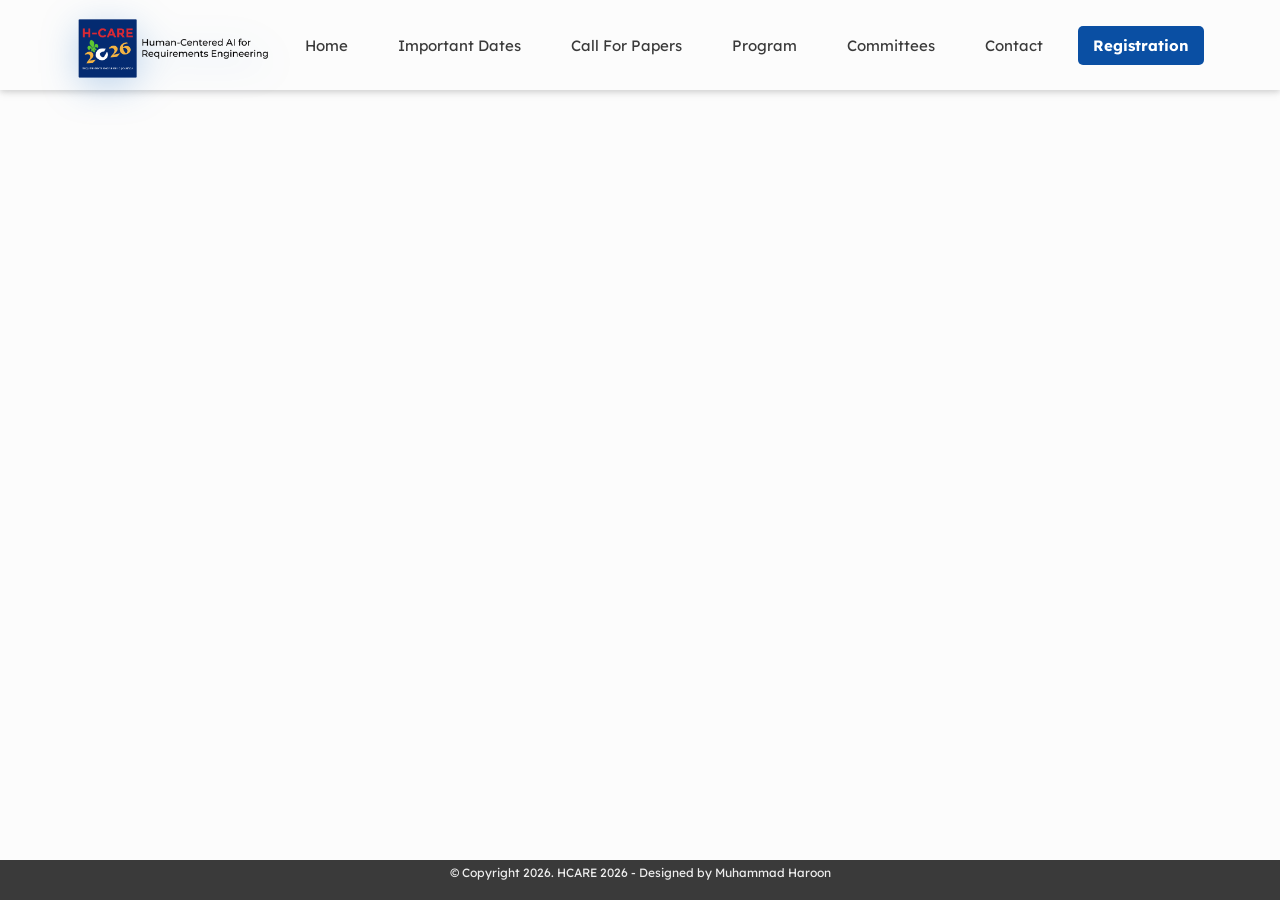
<file: template.html>
<!DOCTYPE html>
<html lang="en">
<head>
  <meta charset="UTF-8">
  <meta name="viewport" content="width=device-width, initial-scale=1.0">
  <title>TAC 2025</title>
  <link rel="stylesheet" href="style.css">
  <link rel="preconnect" href="https://fonts.googleapis.com">
  <link rel="preconnect" href="https://fonts.gstatic.com" crossorigin>
  <link href="https://fonts.googleapis.com/css2?family=Lexend:wght@100..900&family=Open+Sans:ital,wght@0,300..800;1,300..800&display=swap" rel="stylesheet">
  <link href='https://unpkg.com/boxicons@2.1.4/css/boxicons.min.css' rel='stylesheet'>
  <link rel="icon" href="images/tac-icon-blue-transparent.png" type="image/icon type">
  <script src="scripts.js" defer></script>
</head>
<body>

  <!-- Header is included here by JS - check scripts.js  -->
  <div id="header"></div>

  <main>
    <section class="text-page">
      
      <!-- 
        The content can be added here.
        If you see some examples, just uncomment the HTML below.
      -->

      <!--
      
      <h1>Title H1</h1>
      <p>Lorem ipsum dolor, sit amet consectetur adipisicing elit. Aut, at saepe quisquam minima animi illo molestiae hic corporis. Numquam sunt voluptatum facere aperiam sequi quas beatae placeat voluptatem consequuntur. Voluptatum.</p>

      <div class="content-group">
        <div class="content-box-small">
          <h3>Table</h3>
          <table class="table">
            <tbody>
                <tr>
                    <th scope="row">Proposal Submission Deadline</th>
                    <td class="text-end">April 11, 2024</td>
                </tr>
                <tr>
                    <th scope="row">Proposal Notification</th>
                    <td class="text-end">April 17, 2024</td>
                </tr>
                <tr>
                    <th scope="row">Paper Submission Deadline</th>
                    <td class="text-end">July 17, 2024</td>
                </tr>
                <tr>
                    <th scope="row">Paper Notification</th>
                    <td class="text-end">August 21, 2024</td>
                </tr>
                <tr>
                    <th scope="row">Workshop Registration Deadline</th>
                    <td class="text-end">September 4, 2024</td>
                </tr>
                <tr>
                    <th scope="row">Tutorials &amp; Workshops</th>
                    <td class="text-end">November 2-4, 2024</td>
                </tr>
            </tbody>
          </table>
        </div>

        <div class="content-box-small">
          <h3>Table</h3>
          <table class="table">
            <tbody>
                <tr>
                    <th scope="row">Proposal Submission Deadline</th>
                    <td class="text-end">April 11, 2024</td>
                </tr>
                <tr>
                    <th scope="row">Proposal Notification</th>
                    <td class="text-end">April 17, 2024</td>
                </tr>
                <tr>
                    <th scope="row">Paper Submission Deadline</th>
                    <td class="text-end">July 17, 2024</td>
                </tr>
                <tr>
                    <th scope="row">Paper Notification</th>
                    <td class="text-end">August 21, 2024</td>
                </tr>
                <tr>
                    <th scope="row">Workshop Registration Deadline</th>
                    <td class="text-end">September 4, 2024</td>
                </tr>
                <tr>
                    <th scope="row">Tutorials &amp; Workshops</th>
                    <td class="text-end">November 2-4, 2024</td>
                </tr>
            </tbody>
          </table>
        </div>

        <div class="content-box-small">
          <h3>Table</h3>
          <table class="table">
            <tbody>
                <tr>
                    <th scope="row">Proposal Submission Deadline</th>
                    <td class="text-end">April 11, 2024</td>
                </tr>
                <tr>
                    <th scope="row">Proposal Notification</th>
                    <td class="text-end">April 17, 2024</td>
                </tr>
                <tr>
                    <th scope="row">Paper Submission Deadline</th>
                    <td class="text-end">July 17, 2024</td>
                </tr>
                <tr>
                    <th scope="row">Paper Notification</th>
                    <td class="text-end">August 21, 2024</td>
                </tr>
                <tr>
                    <th scope="row">Workshop Registration Deadline</th>
                    <td class="text-end">September 4, 2024</td>
                </tr>
                <tr>
                    <th scope="row">Tutorials &amp; Workshops</th>
                    <td class="text-end">November 2-4, 2024</td>
                </tr>
            </tbody>
          </table>
        </div>

        <div class="content-box-small">
          <h3>Table</h3>
          <table class="table">
            <tbody>
                <tr>
                    <th scope="row">Proposal Submission Deadline</th>
                    <td class="text-end">April 11, 2024</td>
                </tr>
                <tr>
                    <th scope="row">Proposal Notification</th>
                    <td class="text-end">April 17, 2024</td>
                </tr>
                <tr>
                    <th scope="row">Paper Submission Deadline</th>
                    <td class="text-end">July 17, 2024</td>
                </tr>
                <tr>
                    <th scope="row">Paper Notification</th>
                    <td class="text-end">August 21, 2024</td>
                </tr>
                <tr>
                    <th scope="row">Workshop Registration Deadline</th>
                    <td class="text-end">September 4, 2024</td>
                </tr>
                <tr>
                    <th scope="row">Tutorials &amp; Workshops</th>
                    <td class="text-end">November 2-4, 2024</td>
                </tr>
            </tbody>
          </table>
        </div>
        
      </div>

      <h2>Title H2</h2>
      <p>Lorem ipsum dolor, sit amet consectetur adipisicing elit. Aut, at saepe quisquam minima animi illo molestiae hic corporis. Numquam sunt voluptatum facere aperiam sequi quas beatae placeat voluptatem consequuntur. Voluptatum.</p>

      <div class="content-box">
        <h3>Big Box</h3>
        <ul>
          <li>The quick brown fox jumps over <a href="#">the lazy dog</a>. Lorem ipsum dolor sit amet consectetur adipisicing elit.</li>
          <li>Lorem ipsum dolor sit amet consectetur adipisicing elit.</li>
          <li>The quick brown fox jumps over <a href="#">the lazy dog</a>.</li>
          <li>The quick brown fox jumps over <a href="#">the lazy dog</a>. Lorem ipsum dolor sit amet consectetur adipisicing elit.</li>
          <li>Lorem ipsum dolor sit amet consectetur adipisicing elit.</li>
        </ul>
      </div>

      <div class="content-box-small">
        <h3>Table</h3>
        <table class="table">
          <tbody>
              <tr>
                  <th scope="row">Proposal Submission Deadline</th>
                  <td class="text-end">April 11, 2024</td>
              </tr>
              <tr>
                  <th scope="row">Proposal Notification</th>
                  <td class="text-end">April 17, 2024</td>
              </tr>
              <tr>
                  <th scope="row">Paper Submission Deadline</th>
                  <td class="text-end">July 17, 2024</td>
              </tr>
              <tr>
                  <th scope="row">Paper Notification</th>
                  <td class="text-end">August 21, 2024</td>
              </tr>
              <tr>
                  <th scope="row">Workshop Registration Deadline</th>
                  <td class="text-end">September 4, 2024</td>
              </tr>
              <tr>
                  <th scope="row">Tutorials &amp; Workshops</th>
                  <td class="text-end">November 2-4, 2024</td>
              </tr>
          </tbody>
        </table>
      </div>

      <h3>Title H3</h3>
      <p>Lorem ipsum dolor, sit amet consectetur adipisicing elit. Aut, at saepe quisquam minima animi illo molestiae hic corporis. Numquam sunt voluptatum facere aperiam sequi quas beatae placeat voluptatem consequuntur. Voluptatum.</p>

      <ul>
        <li>The quick brown fox jumps over the lazy dog.</li>
        <li>The quick brown fox jumps over the lazy dog.</li>
        <li>The quick brown fox jumps over the lazy dog.</li>
        <li>The quick brown fox jumps over the lazy dog.</li>
      </ul>

      -->

    </section>
  </main>

  <!-- Footer is included here by JS - check scripts.js  -->
  <div id="footer"></div>

</body>
</html>
</file>
<file: style.css>
* {
    margin: 0;
    padding: 0;
    box-sizing: border-box;
    font-family: 'Lexend', sans-serif;
    font-size: 15px;
    color: #3a3a3a;
}

html {
    scroll-behavior: smooth;
    scroll-padding-top: 90px; /* Offset for sticky menu */
}

#header {
    top: 0;
    position: sticky;
}

header {
    height: 90px;
    font-weight: 400;
    background-color:#fcfcfc;;
    /* background-color: rgba(250, 250, 250, 0.85); */
    box-shadow: 0 2px 5px 0 rgba(0, 0, 0, 0.1), 0 2px 10px 0 rgba(0, 0, 0, 0.1);
    display: flex;
    justify-content: space-around;
    align-items: center;
}

nav {
    display: flex;
    justify-content: space-between;
    align-items: center;
    min-width: 80%;
}

nav ul {
    list-style: none;
    margin: 0;
    padding: 0;
    display: flex;
    align-items: center;
    flex-wrap: wrap;
}

nav ul li {
    position: relative; /* Required for dropdown positioning */
    margin: 0 10px;
}

nav ul li a {
    display: flex;
    text-decoration: none;
    padding: 10px 15px;
    border-radius: 5px;
    transition: background-color 0.3s;
}

nav ul li a:hover {
    background-color: #0092f6;
}

.link-btn {
    background-color: #0a4fa3;
    color: #fff;
    font-weight: bold;
    border-radius: 5px;
    padding: 10px 15px;
    text-decoration: none;
}

.link-btn:hover {
    background-color: #0a4fa3;
}

/* Dropdown Menu */
nav ul li ul.dropdown {
    display: none; /* Hide dropdown initially */
    position: absolute;
    top: 100%; /* Position below parent <li> */
    left: 0;
    background-color: white;
    box-shadow: 0 4px 6px rgba(0, 0, 0, 0.1);
    border-radius: 5px;
    padding: 10px 0;
    z-index: 1000;
}

nav ul li ul.dropdown li {
    width: 150px; /* Set a fixed width for dropdown items */
}

nav ul li ul.dropdown li a {
    padding: 10px 15px;
    display: block;
    text-align: left;
}

nav ul li ul.dropdown li a:hover {
    background-color: #f2f2f2;
}

/* Show Dropdown on Hover */
nav ul li:hover>ul.dropdown {
    display: block; /* Show dropdown when hovering over parent <li> */
}

footer {
    height: 40px;
    background: #3a3a3a;
    font-weight: 400;
    display: flex;
    justify-content: space-around;
    align-items: center;
}

footer a, footer p  {
    color: #eee;
    font-size: 12px;
    text-align: center;
}

.news {
    display: flex;
    flex-direction: column;
    list-style-type: none;
    line-height: 25px;

    /* Scroll */
    flex: 1;
    overflow-y: auto;
}

.news li {
    margin: 10px 0px;
    text-decoration: none;
}

.news a,
.text-page a {
    color: #f97c00;
}

main {
    display: flex;
    flex-direction: column;
    align-items: center;
    min-height: calc(100vh - 90px - 40px); /* Subtracts header and footer heights */
}

.cover { 
    
     display: flex; 
     height: calc(100vh - 90px); /* subtract menu height */ 
     align-items: center; 
     justify-content: right; 
     padding-left: 25px; 
     background-image: url("images/Canada_2.jpg"); 
     background-position: center; 
     background-size: center; 
     width: 100%;
     }

.cover-content {
    max-width: 50%;
    padding: 22px 22px;
    background-color: rgba(255, 255, 255, 0.85);
    border-radius: 5px;

    display: flex;
    flex-direction: column;
    align-items: flex-start;
    justify-content: flex-start;
}

.content-text p {
    
}

.sponsors {
    display: flex;
    align-items: center;
    justify-content: center;
    flex-direction: column;
    height: auto;
    padding: 45px 0px;
}

.sponsors div {
    display: flex;
    justify-content: flex-start;
    flex-wrap: wrap;
    width: 60%;
}

.sponsors h3 {
    font-size: 35px;
    padding: 20px 0px;
}

.sponsors img {
    width: 70%;
    max-height: 100px;
    max-width: 200px;
    margin: 25px 20px;
}

main h1 {
    font-size: 48px;
    color: #f97c00;
}

main h2 {
    font-size: 26px;
    color: #142a3a;
    font-weight: 800;
    margin: 8px 0px;
}

main h3 {
    font-size: 20px;
    color: #1d3d55;
    font-weight: 600;
    margin: 8px 0px;
}

main h4 {
    font-size: 18px;
    font-weight: 500;
    margin: 3px 0;
}

main p {
    line-height: 25px;
    margin: 8px 0;
}

p {
    text-align: justify;
    text-justify: inter-word;
    line-height: 1.8;
    margin-bottom: 15px;
}

.action-btn a {
    text-decoration: none;
    font-weight: bold;
    color: #fff;
}

.action-btn:hover {
    background-color: #0073c0;

}

.action-btn {
    padding: 10px 15px;
    margin-top: 20px;
    margin-bottom: 8px;
    background: #0092f6;
    color: #fff;
    outline: none;
    border: none;
    font-weight: bold;
    border-radius: 5px;
    transition: background-color 0.3s;
} */

.text-page {
    width: 80%;
    margin: 40px 0px;
}

.text-page ul {
    margin-left: 30px;
}

.text-page li {
    padding: 5px 0px;
}

.text-page p {
    font-weight: 400;
    line-height: 25px;
    margin: 15px 0;
}

.text-page h1 {
    margin: 25px 0px;
    font-size: 32px;
}

.text-page h2 {
    font-size: 26px;
    margin: 25px 0px;
}

.text-page h3 {
    margin: 25px 0px;
}

.content-box {
    display: flex;
    flex-direction: column;
    width: 100%;
    padding: 0px 20px 20px 20px;
    background-color: #fff;
    box-shadow: 0 2px 5px 0 rgba(0, 0, 0, 0.1), 0 2px 10px 0 rgba(0, 0, 0, 0.1);
    border-radius: 5px;
    margin: 15px 0px;
}

.table th {
    display: flex;
    justify-content: left;
}
.table tr{
    line-height: 30px;
}

.content-group {
    display: flex;
    justify-content: space-evenly;
    flex-wrap: wrap;
}

.content-box-small {
    display: flex;
    width:40%;
    flex-direction: column;
    padding: 0px 20px 20px 20px;
    background-color: #fff;
    box-shadow: 0 2px 5px 0 rgba(0, 0, 0, 0.1), 0 2px 10px 0 rgba(0, 0, 0, 0.1);
    border-radius: 5px;
    margin: 15px 0px;
}

.content-group img {
    display: flex;
    align-items: center;
    justify-content: center;
    flex-wrap: wrap;
    margin: 10px 10px;
    height: 46vh;
    max-width: 100%;
    border-radius: 5px;
    box-shadow: 0 2px 5px 0 rgba(0, 0, 0, 0.1), 0 2px 10px 0 rgba(0, 0, 0, 0.1);
}

.bx-menu {
    font-size: 30px;
}

.box-icon {
    display: none;
}

/* ==============================
   GLOBAL
   ============================== */
body {
  margin: 0;
  background-color: #fcfcfc;
  font-family: -apple-system, BlinkMacSystemFont, "Segoe UI", Roboto, Arial, sans-serif;
}
/* ==============================
   HERO SECTION
   ============================== */
.hero-logo {
  display: flex;
  justify-content: center;
  align-items: center;
  padding: 15px 0 15px;
}

.hero-logo-svg {
  height: 90px;
  width: auto;
  filter: drop-shadow(0 8px 18px rgba(0, 91, 187, 0.25));
}

/* ==============================
   OUTER RING ANIMATION
   ============================== */
.hero-logo-svg .outer-ring {
  transform-origin: center;
  animation: ringPulse 5s ease-in-out infinite;
}

@keyframes ringPulse {
  0% {
    stroke-width: 6;
  }
  50% {
    stroke-width: 9;
  }
  100% {
    stroke-width: 6;
  }
}

/* ==============================
   TEXT ROTATION (SUBTLE)
   ============================== */
.hero-logo-svg .ring-text {
  transform-origin: center;
  animation: textRotate 28s linear infinite;
}

@keyframes textRotate {
  from {
    transform: rotate(0deg);
  }
  to {
    transform: rotate(360deg);
  }
}

/* ==============================
   IDEA-ARCH 2026 YEAR ANIMATION
   ============================== */
.hero-logo-svg .year-2026 {
  animation: yearGlow 3.5s ease-in-out infinite;
}

@keyframes yearGlow {
  0% {
    fill: #0b4f6c;
    opacity: 0.7;
  }
  50% {
    fill: #007bff;
    opacity: 1;
  }
  100% {
    fill: #0b4f6c;
    opacity: 0.7;
  }
}

/* ==============================
   HOVER (HERO ONLY)
   ============================== */
.hero-logo-svg:hover {
  transform: scale(1.06);
  transition: transform 0.4s ease;
}

@media only screen and (max-width: 1024px) {

    header {
        position: fixed;
    }

    nav {
        width: 100%;
    }

    .box-icon {
        display: flex;
        position: fixed;
        top: 22px;
        right: 20px;
        z-index: 11000;
        cursor: pointer;
    }

    nav ul {
        position: fixed;
        top: 90px;
        left: 0;
        width: 100%;
        height: calc(100vh - 90px);
        background-color: #ffffff;

        display: none;
        flex-direction: column;
        align-items: stretch;

        padding: 10px 0;
        overflow-y: auto;

        box-shadow: 0 10px 25px rgba(0,0,0,.2);
        z-index: 10000;
    }

    nav ul.showmenu {
        display: flex;
    }

    nav ul li {
        margin: 0;
    }

    nav ul li a {
        padding: 14px 22px;
        font-size: 16px;
        width: 100%;
    }

    nav ul li a.link-btn {
        margin: 12px 20px;
        text-align: center;
    }

    /* MOBILE DROPDOWN */
    nav ul li ul.dropdown {
        position: static;
        display: none;
        width: 100%;
        background: #f6f7fb;
        box-shadow: none;
    }

    nav ul li.open ul.dropdown {
        display: block;
    }
}
</file>
